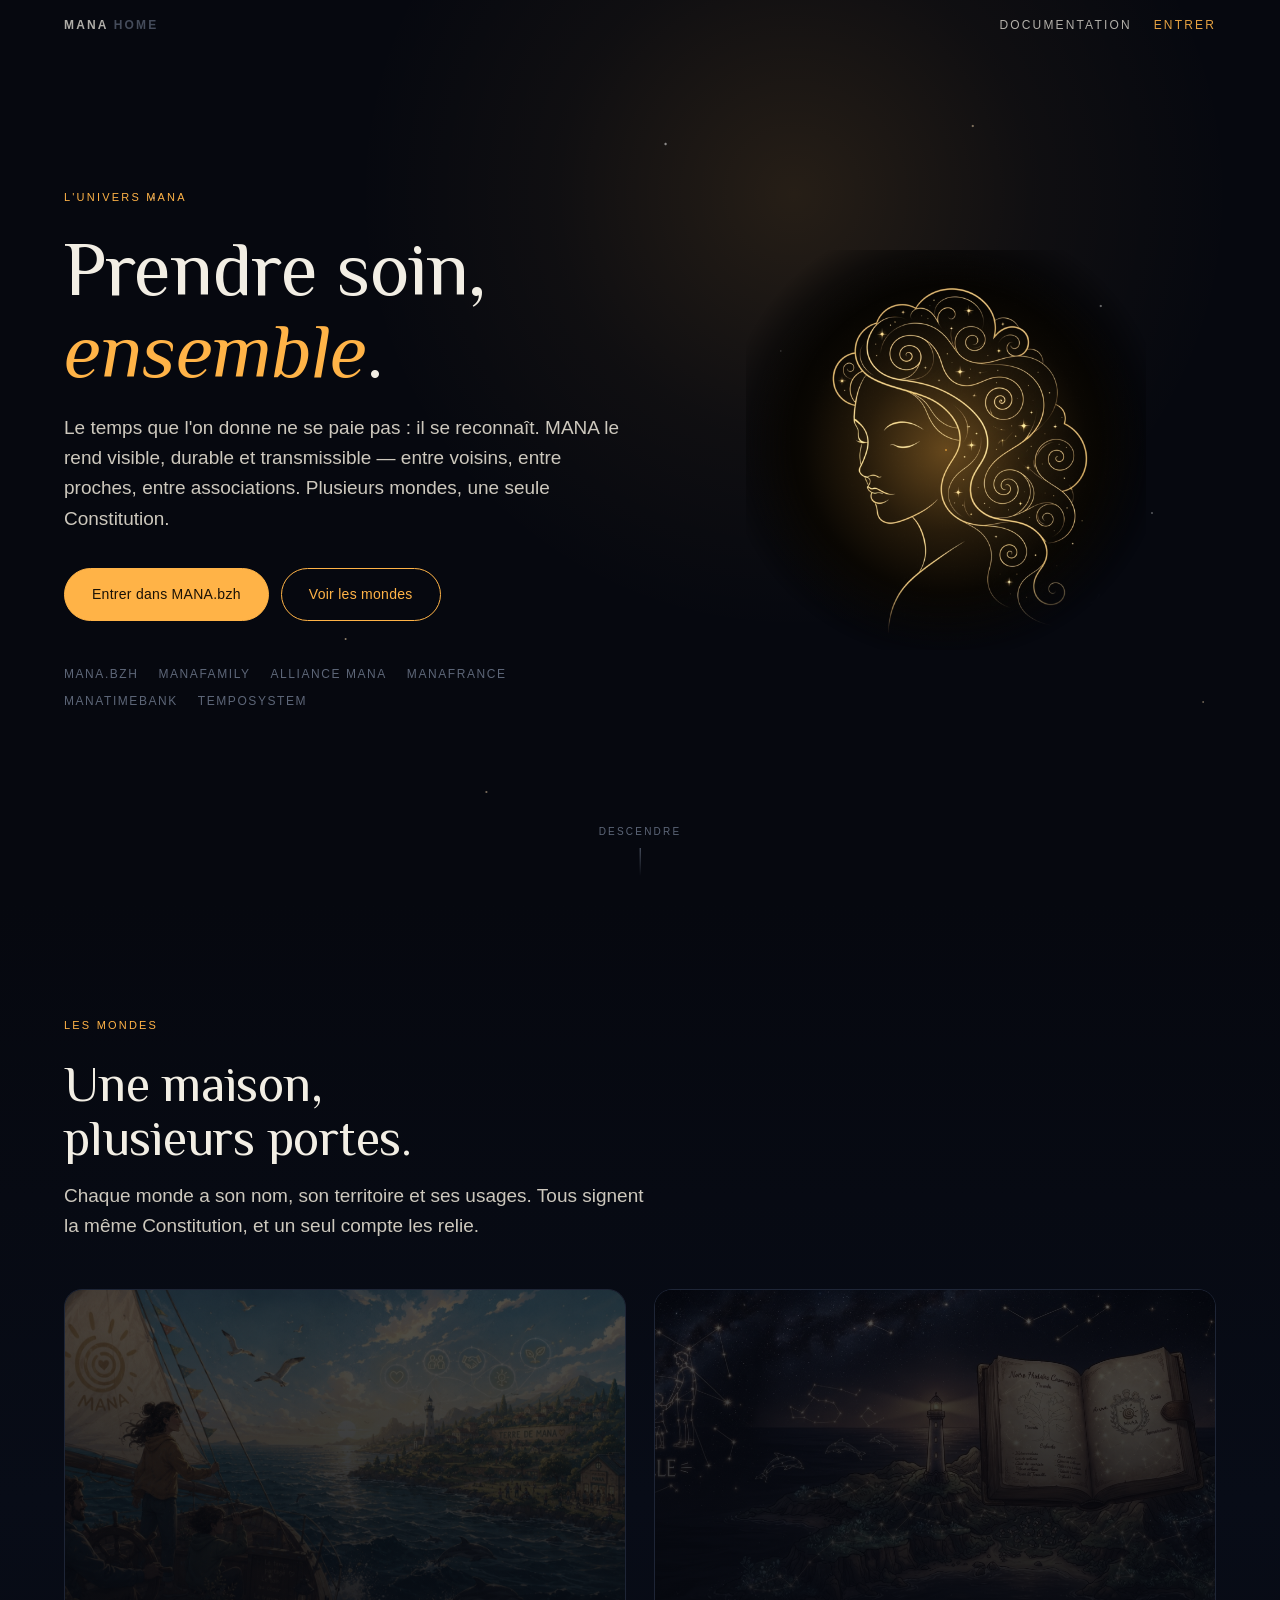
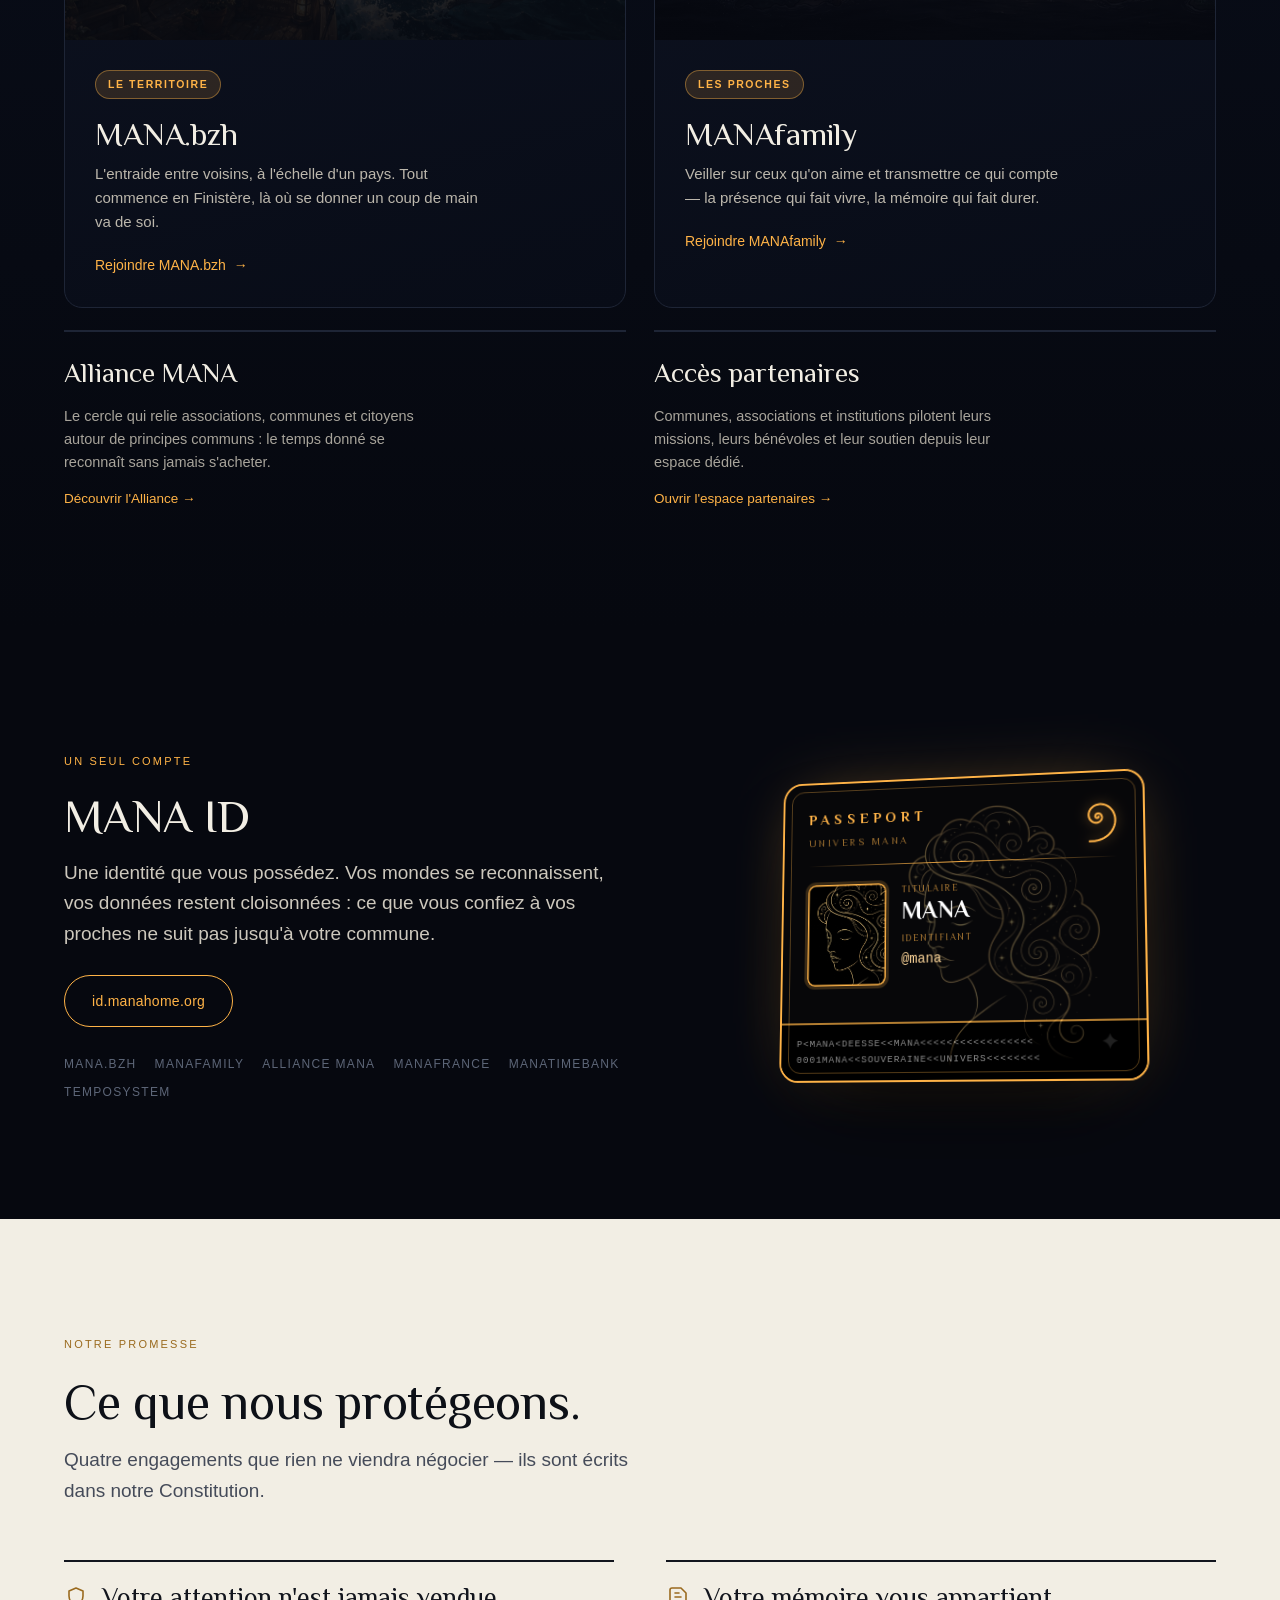
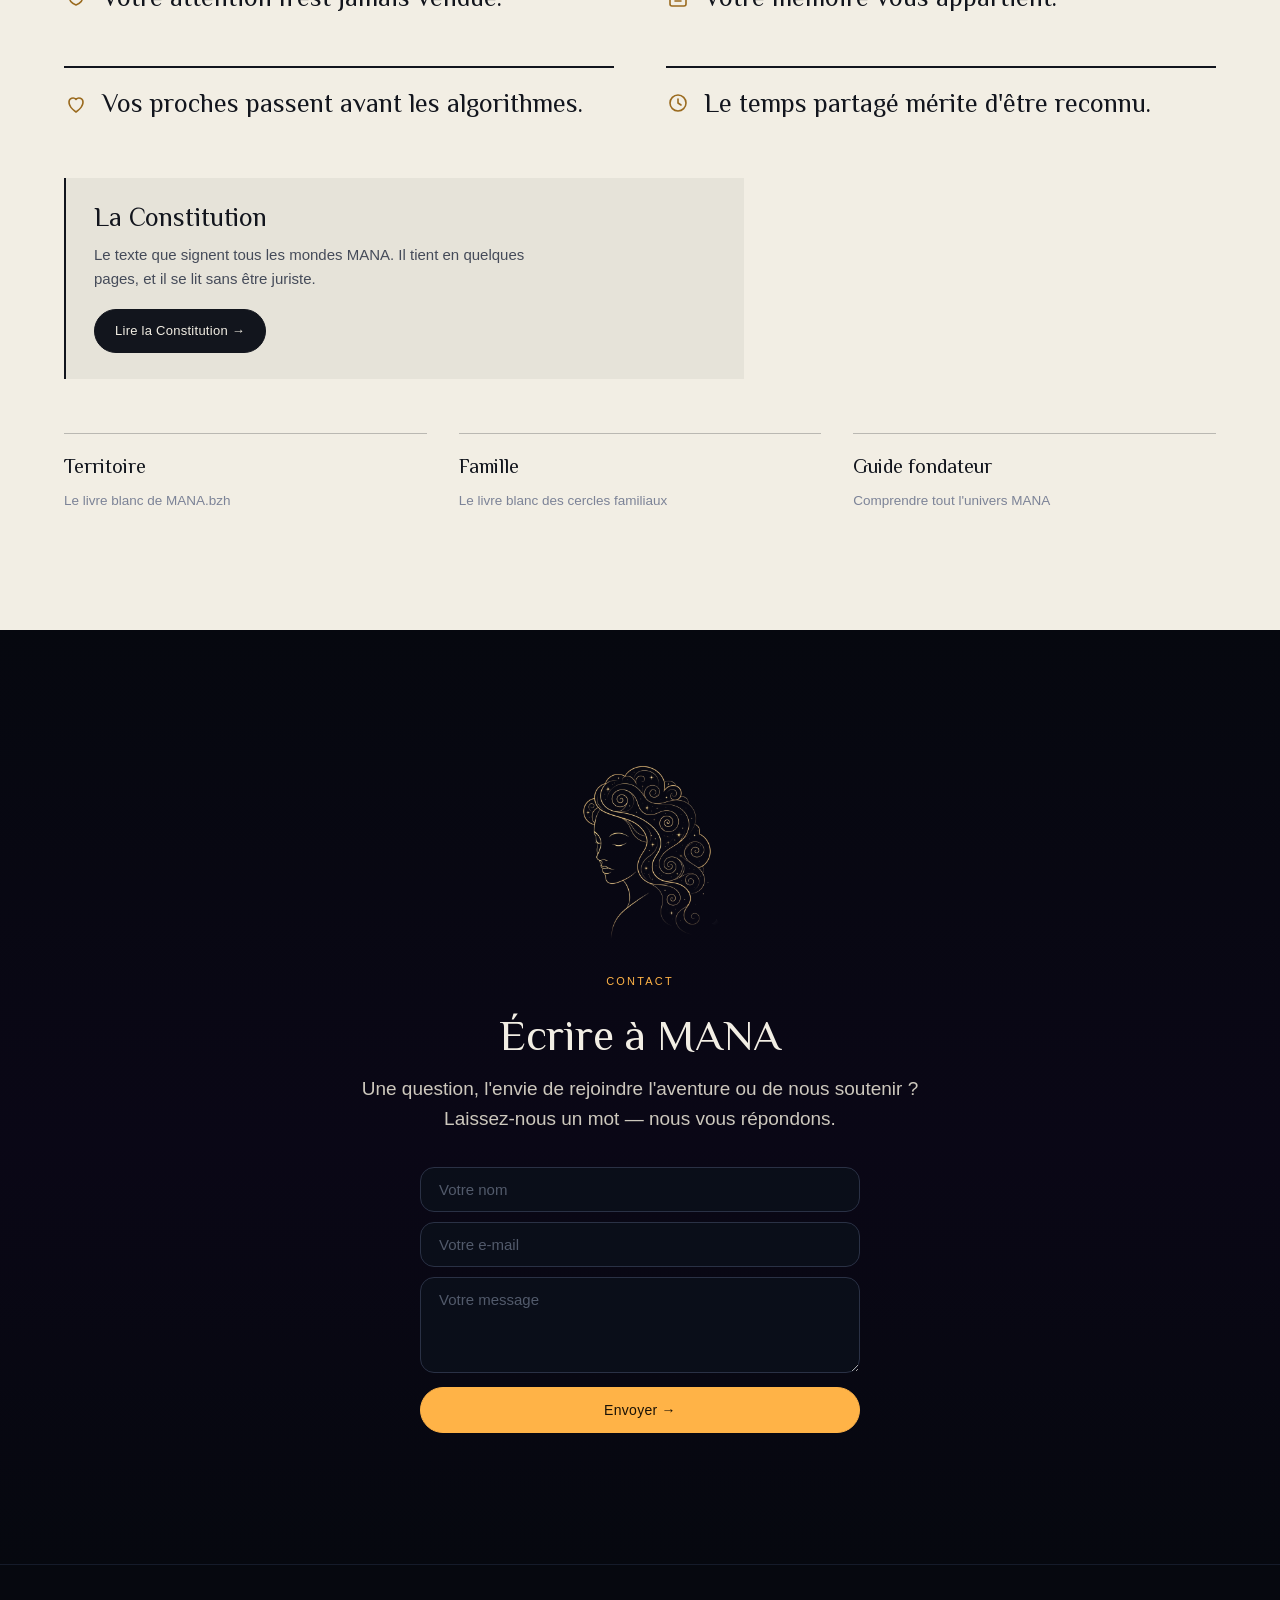
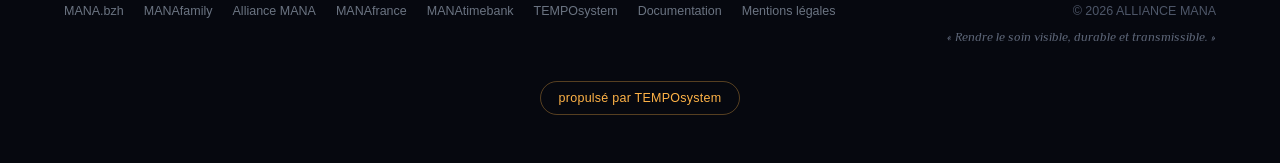
<file: index.html>
<!doctype html>
<html lang="fr">
<head>
<meta charset="UTF-8">
<meta name="viewport" content="width=device-width, initial-scale=1.0">
<title>MANA — Prendre soin, ensemble · MANA.bzh &amp; MANAfamily</title>
<link rel="icon" type="image/png" href="/favicon.png">
<link rel="apple-touch-icon" href="/icon-192.png">
<!-- PWA : installable + mode standalone -->
<link rel="manifest" href="/manifest.webmanifest">
<meta name="theme-color" content="#06080f">
<meta name="mobile-web-app-capable" content="yes">
<meta name="apple-mobile-web-app-capable" content="yes">
<meta name="apple-mobile-web-app-status-bar-style" content="black-translucent">
<meta name="apple-mobile-web-app-title" content="MANAHOME">
<meta name="description" content="MANA rend le soin visible, durable et transmissible. MANA.bzh pour l'entraide entre voisins en Bretagne, MANAfamily pour veiller sur ses proches — et tout l'univers MANA : Alliance MANA, MANA France, ManaTimeBank, TEMPOsystem.">
<meta property="og:title" content="MANA — Prendre soin, ensemble · MANA.bzh & MANAfamily">
<meta property="og:description" content="L'univers du soin partagé : MANA.bzh (entraide entre voisins en Bretagne), MANAfamily (veiller sur ses proches), Alliance MANA, MANA France, ManaTimeBank et TEMPOsystem.">
<meta property="og:type" content="website">
<meta property="og:site_name" content="MANA">
<meta property="og:locale" content="fr_FR">
<meta property="og:url" content="https://manahome.org/">
<meta property="og:image" content="https://manahome.org/og.jpg">
<meta property="og:image:width" content="1200">
<meta property="og:image:height" content="630">
<meta property="og:image:alt" content="Une famille sur un voilier MANA vogue vers la Terre de MANA, au soleil couchant.">
<meta property="og:image:type" content="image/jpeg">
<link rel="canonical" href="https://manahome.org/">
<script type="application/ld+json">
{
  "@context": "https://schema.org",
  "@graph": [
    {
      "@type": "Organization",
      "@id": "https://manahome.org/#organization",
      "name": "MANA",
      "alternateName": "Univers MANA",
      "url": "https://manahome.org",
      "sameAs": ["https://www.wikidata.org/wiki/Q140514880"],
      "logo": { "@type": "ImageObject", "url": "https://manahome.org/Logo_MANA_Symbol_logo.png" },
      "description": "L'univers MANA : rendre le soin visible, durable et transmissible. Une famille de mondes citoyens sous une même Constitution.",
      "subOrganization": [
        { "@type": "Organization", "name": "MANA France", "url": "https://manafrance.org" },
        { "@type": "Organization", "name": "MANA Bretagne", "url": "https://mana.bzh" },
        { "@type": "Organization", "name": "Mana Family", "url": "https://manafamily.org" },
        { "@type": "Organization", "name": "TEMPOSYSTEM", "url": "https://temposystem.fr" },
        { "@type": "Organization", "name": "Mana Time Bank", "url": "https://manatimebank.org" },
        { "@type": "Organization", "name": "Alliance MANA", "url": "https://alliancemana.org" }
      ]
    },
    {
      "@type": "WebSite",
      "@id": "https://manahome.org/#website",
      "url": "https://manahome.org",
      "name": "MANA",
      "inLanguage": "fr-FR",
      "publisher": { "@id": "https://manahome.org/#organization" }
    }
  ]
}
</script>
<meta name="twitter:card" content="summary_large_image">
<meta name="twitter:title" content="MANA — Prendre soin, ensemble · MANA.bzh & MANAfamily">
<meta name="twitter:description" content="L'univers du soin partagé : MANA.bzh, MANAfamily, Alliance MANA, MANA France, ManaTimeBank, TEMPOsystem.">
<meta name="twitter:image" content="https://manahome.org/og.jpg">
<!-- Philosopher auto-hébergée : aucune requête vers Google Fonts
     (souveraineté + l'IP du visiteur ne part pas chez un tiers). -->
<link rel="preload" href="/fonts/philosopher-latin-400.woff2" as="font" type="font/woff2" crossorigin>
<style>
  @font-face { font-family:'Philosopher'; font-style:normal; font-weight:400; font-display:swap;
    src:url('/fonts/philosopher-latin-400.woff2') format('woff2');
    unicode-range:U+0000-00FF, U+0131, U+0152-0153, U+02BB-02BC, U+02C6, U+02DA, U+02DC, U+2000-206F, U+2074, U+20AC, U+2122, U+2191, U+2193, U+2212, U+2215, U+FEFF, U+FFFD; }
  @font-face { font-family:'Philosopher'; font-style:normal; font-weight:700; font-display:swap;
    src:url('/fonts/philosopher-latin-700.woff2') format('woff2');
    unicode-range:U+0000-00FF, U+0131, U+0152-0153, U+02BB-02BC, U+02C6, U+02DA, U+02DC, U+2000-206F, U+2074, U+20AC, U+2122, U+2191, U+2193, U+2212, U+2215, U+FEFF, U+FFFD; }
  @font-face { font-family:'Philosopher'; font-style:italic; font-weight:400; font-display:swap;
    src:url('/fonts/philosopher-latin-400-italic.woff2') format('woff2');
    unicode-range:U+0000-00FF, U+0131, U+0152-0153, U+02BB-02BC, U+02C6, U+02DA, U+02DC, U+2000-206F, U+2074, U+20AC, U+2122, U+2191, U+2193, U+2212, U+2215, U+FEFF, U+FFFD; }
  @font-face { font-family:'Philosopher'; font-style:italic; font-weight:700; font-display:swap;
    src:url('/fonts/philosopher-latin-700-italic.woff2') format('woff2');
    unicode-range:U+0000-00FF, U+0131, U+0152-0153, U+02BB-02BC, U+02C6, U+02DA, U+02DC, U+2000-206F, U+2074, U+20AC, U+2122, U+2191, U+2193, U+2212, U+2215, U+FEFF, U+FFFD; }
</style>
<style>
  /* ═══════════════════════════════════════════════════════════════════
     MANA HOME — grammaire visuelle de mana.bzh (nuit + ambre).
     Une seule nuit continue, une seule section claire pour la respiration,
     Philosopher pour les titres, sans-serif système pour le texte.
     ═══════════════════════════════════════════════════════════════════ */
  :root{
    color-scheme: dark;
    --du:#06080f; --du-2:#0b0f1c; --du-3:#0a0e19;
    --gwenn:#f2eee4; --gwenn-dim:#a8a49b;
    --mana:#ffb347; --mana-hot:#ffd79a; --mana-deep:#c9761a;
    --granit:#5d6678; --filet:#1e2536;
    --display:'Philosopher','Iowan Old Style','Palatino Linotype',Georgia,serif;
    --sans:-apple-system,BlinkMacSystemFont,'SF Pro Text','SF Pro Display','Helvetica Neue',Segoe UI,Roboto,sans-serif;
    --mono:ui-monospace,'SF Mono',SFMono-Regular,Menlo,Consolas,monospace;
    --pad:clamp(20px,5vw,64px);
  }
  *{box-sizing:border-box;margin:0;padding:0}
  html{scroll-behavior:smooth;-webkit-text-size-adjust:100%}
  body{background:var(--du);color:var(--gwenn);font-family:var(--sans);font-weight:300;
    font-size:16px;line-height:1.6;overflow-x:hidden;-webkit-font-smoothing:antialiased}
  img{max-width:100%}
  a{color:inherit}
  ::selection{background:var(--mana);color:var(--du)}
  h1,h2,h3,h4{font-family:var(--display);font-weight:400;line-height:1.08;letter-spacing:-.005em}

  section{position:relative;padding:clamp(80px,13vh,146px) var(--pad)}
  .wrap{max-width:1180px;margin:0 auto}
  .narrow{max-width:660px}
  .eyebrow{font-size:11px;letter-spacing:.2em;text-transform:uppercase;color:var(--mana);
    font-weight:500;margin-bottom:22px}
  .lead{font-size:clamp(16.5px,2vw,19px);color:#cdc8bd;max-width:56ch}
  .dim{color:var(--gwenn-dim)}

  /* ═══ boutons ═══ */
  .btn{display:inline-flex;align-items:center;gap:10px;font-family:var(--sans);font-size:14px;
    font-weight:500;letter-spacing:.02em;padding:14px 27px;border-radius:100px;
    border:1px solid var(--mana);background:var(--mana);color:#1a1206;text-decoration:none;
    cursor:pointer;transition:transform .2s,box-shadow .3s}
  .btn:hover{transform:translateY(-2px);box-shadow:0 10px 34px -8px rgba(255,179,71,.5)}
  .btn.ghost{background:transparent;color:var(--mana)}
  .btn.ghost:hover{background:rgba(255,179,71,.09);box-shadow:none}
  .btn.small{padding:11px 20px;font-size:13px}
  .btn-row{display:flex;gap:12px;flex-wrap:wrap}

  /* ═══ barre du haut — fine, discrète, comme mana.bzh ═══ */
  .brand{position:fixed;top:0;left:0;right:0;z-index:40;display:flex;
    justify-content:space-between;align-items:center;gap:14px;padding:16px var(--pad);
    font-size:12px;letter-spacing:.18em;text-transform:uppercase;pointer-events:none;
    transition:background .35s ease,box-shadow .35s ease}
  /* dès qu'on quitte le seuil, la barre se pose sur un verre nocturne :
     sans lui, elle devient illisible au passage de la section claire (#promesse) */
  .brand.posee{background:rgba(6,8,15,.82);-webkit-backdrop-filter:blur(12px);
    backdrop-filter:blur(12px);box-shadow:0 1px 0 rgba(255,255,255,.06)}
  .brand>*{pointer-events:auto}
  .brand a{color:var(--gwenn);text-decoration:none;opacity:.72;transition:opacity .2s;
    /* zone tactile confortable sans changer l'aspect : le padding agrandit
       la cible, la marge négative annule l'effet sur la mise en page */
    padding:12px 6px;margin:-12px -6px}
  .brand a:hover{opacity:1}
  .brand .mark{font-weight:600}
  .brand .mark .dim{color:var(--granit)}
  .brand .right{display:flex;align-items:center;gap:clamp(12px,3vw,22px)}
  .brand .right .enter{color:var(--mana);opacity:.9}
  @media(max-width:560px){.brand .doc{display:none}}

  /* ═══ 1. SEUIL — MANA respire ═══ */
  #seuil{min-height:100svh;display:flex;align-items:center;overflow:hidden;
    padding-top:104px;padding-bottom:104px}
  /* lueur de fond, très basse, pour que la nuit ne soit jamais plate */
  #seuil::before{content:"";position:absolute;inset:-34% -10% auto 62%;transform:translateX(-50%);
    width:min(1000px,150vw);aspect-ratio:1;border-radius:50%;pointer-events:none;z-index:0;
    background:radial-gradient(circle,rgba(255,179,71,.13) 0%,rgba(255,179,71,.04) 34%,transparent 62%)}
  /* poussière d'étoiles — deux couches qui scintillent en contretemps */
  .etoiles{position:absolute;inset:0;z-index:1;pointer-events:none}
  .etoiles i{position:absolute;inset:0;display:block;
    background-repeat:no-repeat;animation:scintille 7s ease-in-out infinite}
  .etoiles .c1{
    background-image:
      radial-gradient(1.6px 1.6px at 12% 22%,rgba(255,255,255,.85),transparent),
      radial-gradient(1.4px 1.4px at 27% 71%,rgba(255,224,180,.8),transparent),
      radial-gradient(1.8px 1.8px at 52% 16%,rgba(255,255,255,.7),transparent),
      radial-gradient(1.3px 1.3px at 68% 62%,rgba(255,224,180,.75),transparent),
      radial-gradient(1.6px 1.6px at 86% 34%,rgba(255,255,255,.8),transparent),
      radial-gradient(1.4px 1.4px at 94% 78%,rgba(255,224,180,.6),transparent)}
  .etoiles .c2{animation-delay:3.5s;
    background-image:
      radial-gradient(1.2px 1.2px at 19% 48%,rgba(255,255,255,.6),transparent),
      radial-gradient(1.5px 1.5px at 38% 88%,rgba(255,224,180,.65),transparent),
      radial-gradient(1.1px 1.1px at 61% 39%,rgba(255,255,255,.55),transparent),
      radial-gradient(1.6px 1.6px at 76% 14%,rgba(255,224,180,.7),transparent),
      radial-gradient(1.2px 1.2px at 90% 57%,rgba(255,255,255,.6),transparent)}
  @keyframes scintille{0%,100%{opacity:.28}50%{opacity:1}}

  #seuil .wrap{position:relative;z-index:3;width:100%}
  .seuil-grid{display:grid;gap:clamp(28px,4vw,64px);align-items:center}
  @media(min-width:940px){.seuil-grid{grid-template-columns:1.02fr .98fr}}
  #seuil h1{font-size:clamp(38px,7.4vw,76px);margin-bottom:20px;max-width:15ch}
  #seuil h1 em{font-style:italic;color:var(--mana)}
  #seuil .lead{margin-bottom:34px}
  .seuil-mondes{display:flex;flex-wrap:wrap;gap:8px 20px;margin-top:44px;
    font-size:12px;letter-spacing:.13em;text-transform:uppercase;color:var(--granit)}

  /* ── MANA, son aura et ses anneaux ── */
  /* 34vw, pas une largeur fixe : les `fr` de la grille ne peuvent pas réduire
     une colonne sous la taille de son contenu. À 470 px fixes, MANA occupait
     55 % de la grille dès 940 px et étranglait le texte — « Prendre soin, » se
     coupait après « Prendre ». Le plafond 470 px reprend la main dès 1382 px. */
  .deesse-stage{position:relative;aspect-ratio:1;width:min(470px,34vw);
    margin:0 auto;display:grid;place-items:center}
  @media(max-width:939px){
    .deesse-stage{order:-1;width:min(310px,64vw);margin-bottom:-14px}
  }
  .aura{position:absolute;inset:2%;border-radius:50%;pointer-events:none;
    background:radial-gradient(circle,rgba(255,179,71,.40) 0%,rgba(255,179,71,.15) 28%,rgba(255,179,71,.04) 48%,transparent 68%);
    animation:aura-souffle 7s ease-in-out infinite}
  @keyframes aura-souffle{
    0%,100%{transform:scale(.92);opacity:.75}
    50%{transform:scale(1.07);opacity:1}}
  /* anneaux : la lumière s'échappe d'elle, lentement, en continu */
  .anneau{position:absolute;border:1px solid rgba(255,179,71,.32);border-radius:50%;
    pointer-events:none;animation:anneau-sort 10s linear infinite}
  .anneau.a2{animation-delay:3.33s}
  .anneau.a3{animation-delay:6.66s}
  @keyframes anneau-sort{
    0%{inset:42%;opacity:0}
    12%{opacity:.9}
    100%{inset:-4%;opacity:0}}
  /* screen : le noir du PNG s'efface, il ne reste que la lumière.
     Le masque radial fond les bords — le PNG n'a pas d'alpha, sans lui
     il resterait un rectangle net posé sur la nuit. Pas de drop-shadow
     pour la même raison (il suivrait le rectangle) : l'aura suffit. */
  .deesse{position:relative;z-index:2;width:92%;height:auto;mix-blend-mode:screen;
    -webkit-mask-image:radial-gradient(circle at 50% 47%,#000 52%,transparent 76%);
    mask-image:radial-gradient(circle at 50% 47%,#000 52%,transparent 76%);
    animation:deesse-souffle 7s ease-in-out infinite}
  @keyframes deesse-souffle{
    0%,100%{transform:translateY(5px) scale(.994)}
    50%{transform:translateY(-9px) scale(1.012)}}
  .scrollcue{position:absolute;bottom:24px;left:50%;transform:translateX(-50%);z-index:5;
    font-size:10px;letter-spacing:.22em;text-transform:uppercase;color:var(--granit);
    display:flex;flex-direction:column;align-items:center;gap:8px}
  .scrollcue i{display:block;width:1px;height:28px;background:linear-gradient(var(--granit),transparent)}
  @media(max-width:720px){.scrollcue{display:none}}

  /* ═══ 2. LES MONDES ═══ */
  #mondes{background:linear-gradient(180deg,var(--du),#080c17 45%,var(--du))}
  .portes{display:grid;gap:22px;margin-top:48px}
  @media(min-width:860px){.portes{grid-template-columns:1fr 1fr;gap:28px}}
  .porte{display:flex;flex-direction:column;border:1px solid var(--filet);border-radius:18px;
    overflow:hidden;background:linear-gradient(165deg,#0e1322,#080c17);text-decoration:none;
    color:inherit;transition:border-color .3s,transform .3s}
  .porte:hover{border-color:rgba(255,179,71,.42);transform:translateY(-3px)}
  .porte-vue{position:relative;aspect-ratio:16/10;overflow:hidden;background:#05070d}
  .porte-vue img{width:100%;height:100%;object-fit:cover;display:block;
    filter:brightness(.58) saturate(.62);transition:filter .6s ease,transform .6s ease}
  /* voile nocturne : fond les deux illustrations (l'une diurne, l'autre étoilée)
     dans la même nuit, et les allume au survol — le geste de mana.bzh */
  .porte-vue::after{content:"";position:absolute;inset:0;pointer-events:none;
    background:linear-gradient(180deg,rgba(6,8,15,.42),rgba(6,8,15,.86));
    transition:opacity .6s ease}
  .porte:hover .porte-vue img{filter:brightness(.95) saturate(.98);transform:scale(1.02)}
  .porte:hover .porte-vue::after{opacity:.45}
  .porte-txt{padding:clamp(22px,3vw,30px)}
  .porte-tag{display:inline-block;font-size:10.5px;letter-spacing:.15em;text-transform:uppercase;
    padding:5px 12px;border-radius:100px;margin-bottom:18px;font-weight:600;
    color:var(--mana);border:1px solid rgba(255,179,71,.4);background:rgba(255,179,71,.14)}
  .porte h3{font-size:clamp(24px,3.2vw,32px);margin-bottom:10px}
  .porte p{font-size:15px;color:#bcb7ac;max-width:46ch}
  .porte .go{display:inline-flex;align-items:center;gap:8px;margin-top:20px;
    font-size:14px;font-weight:500;color:var(--mana)}
  .porte:hover .go{gap:12px}
  .porte .go span{transition:margin .25s}

  /* portes secondaires — texte seul */
  .portes-plus{display:grid;gap:18px;margin-top:22px}
  @media(min-width:860px){.portes-plus{grid-template-columns:1fr 1fr;gap:28px}}
  .porte-mini{border-top:2px solid var(--filet);padding-top:20px;text-decoration:none;color:inherit;
    transition:border-color .3s}
  .porte-mini:hover{border-color:var(--mana)}
  .porte-mini b{display:block;font-family:var(--display);font-weight:400;
    font-size:clamp(21px,2.8vw,27px);margin-bottom:9px}
  .porte-mini p{font-size:14.5px;color:#a8a49b;max-width:44ch}
  .porte-mini .go{display:inline-block;margin-top:14px;font-size:13.5px;color:var(--mana)}

  /* ═══ 3. MANA ID ═══ */
  #mana-id{background:var(--du)}
  .id-grid{display:grid;gap:clamp(38px,6vw,72px);align-items:center;margin-top:8px}
  /* 940 px comme le seuil : les deux grilles basculent au même instant */
  @media(min-width:940px){.id-grid{grid-template-columns:1.05fr .95fr}}
  .id-txt h2{font-size:clamp(30px,4.6vw,46px);margin-bottom:16px}
  .id-txt .lead{margin-bottom:26px}
  .id-worlds{display:flex;flex-wrap:wrap;gap:8px 18px;margin-top:28px;
    font-size:12px;letter-spacing:.11em;text-transform:uppercase;color:var(--granit)}

  /* le passeport de la déesse MANA */
  .id-passport{--g:#ffb347;--g-hi:#ffd79a;width:min(372px,86vw);margin:0 auto;perspective:1500px}
  .idp-card{position:relative;border-radius:20px;overflow:hidden;border:2px solid var(--g);
    background:#0b0b0e;text-align:left;
    box-shadow:0 44px 90px -34px rgba(0,0,0,.95),0 0 66px -22px rgba(255,179,71,.42);
    transform:rotateX(8deg) rotateY(-11deg);transform-style:preserve-3d;
    animation:idp-float 8s ease-in-out infinite}
  @keyframes idp-float{
    0%,100%{transform:rotateX(8deg) rotateY(-11deg) translateY(0)}
    50%{transform:rotateX(6deg) rotateY(-7deg) translateY(-12px)}}
  .idp-liseret{position:absolute;inset:7px;border:1px solid rgba(255,179,71,.32);
    border-radius:13px;pointer-events:none;z-index:2}
  .idp-bg{position:absolute;inset:0;z-index:0;pointer-events:none;background:#000;
    background-image:url('/mana-deesse-640.png');background-repeat:no-repeat;
    background-position:right center;background-size:82%;opacity:.3;
    filter:brightness(1.4) saturate(1.05)}
  .idp-spiral{position:absolute;top:18px;right:18px;width:54px;height:54px;z-index:3;
    filter:drop-shadow(0 0 6px rgba(255,179,71,.5))}
  .idp-inner{position:relative;z-index:1;padding:26px 26px 18px}
  .idp-kicker{font-family:var(--display);font-weight:700;letter-spacing:.32em;text-transform:uppercase;
    font-size:.92rem;color:var(--g)}
  .idp-univers{font-family:var(--display);letter-spacing:.24em;text-transform:uppercase;
    font-size:.64rem;color:rgba(255,179,71,.6);margin-top:.25rem}
  .idp-rule{height:1px;margin-top:.95rem;background:linear-gradient(to right,transparent,var(--g),transparent)}
  .idp-body{display:flex;gap:16px;align-items:flex-start;margin-top:1.15rem}
  .idp-photo{width:82px;height:104px;border-radius:8px;overflow:hidden;flex:none;background:#05060a;
    box-shadow:inset 0 0 0 1.5px var(--g),0 0 0 3px rgba(255,179,71,.2)}
  .idp-holder{min-width:0;flex:1}
  .idp-l{font-family:var(--display);letter-spacing:.16em;text-transform:uppercase;font-size:.58rem;
    color:rgba(255,179,71,.66)}
  .idp-name{font-family:var(--display);font-weight:700;font-size:1.5rem;color:#fff;
    margin-top:.08rem;line-height:1.05}
  .idp-handle{font-family:var(--mono);font-size:.86rem;color:var(--g-hi);margin-top:.2rem}
  .idp-mrz{margin-top:1.2rem;background:#000;border-top:2px solid var(--g);padding:.75rem 1rem;
    font-family:var(--mono);font-size:.6rem;letter-spacing:.1em;
    color:rgba(255,255,255,.78);line-height:1.7;word-break:break-all}
  @media(prefers-reduced-motion:reduce){.idp-card{animation:none}}
  @media(max-width:520px){.idp-card{transform:none;animation:none}}

  /* ═══ 4. LA PROMESSE — l'unique respiration claire ═══ */
  #promesse{background:#f2eee4;color:#12151d}
  #promesse .eyebrow{color:#9a6a1e}
  #promesse h2{color:#0d1017;font-size:clamp(30px,5vw,50px);max-width:18ch}
  #promesse .lead{color:#454b59;margin-top:16px}
  .promesses{display:grid;gap:32px;margin-top:54px}
  @media(min-width:820px){.promesses{grid-template-columns:1fr 1fr;gap:clamp(30px,4vw,56px)}}
  .prom{border-top:2px solid #12151d;padding-top:20px;display:flex;gap:14px;align-items:flex-start}
  .prom svg{flex:none;width:24px;height:24px;stroke:#9a6a1e;stroke-width:1.6;fill:none;
    stroke-linecap:round;stroke-linejoin:round;margin-top:3px}
  .prom p{font-family:var(--display);font-size:clamp(20px,2.7vw,26px);line-height:1.25;color:#12151d}
  .charte{margin-top:58px;padding:26px 28px;background:rgba(18,21,29,.05);
    border-left:2px solid #12151d;max-width:680px}
  .charte h3{font-size:clamp(20px,2.7vw,26px);margin-bottom:10px}
  .charte p{font-size:15px;color:#454b59;margin-bottom:18px;max-width:52ch}
  .charte .btn{border-color:#12151d;background:#12151d;color:#f2eee4}
  .charte .btn:hover{box-shadow:0 10px 30px -10px rgba(18,21,29,.5)}
  .lire{display:grid;gap:26px;margin-top:54px}
  @media(min-width:760px){.lire{grid-template-columns:repeat(3,1fr);gap:32px}}
  .lire a{border-top:1px solid rgba(18,21,29,.25);padding-top:16px;text-decoration:none;color:inherit;
    transition:border-color .3s}
  .lire a:hover{border-color:#12151d}
  .lire b{display:block;font-family:var(--display);font-weight:400;font-size:20px;margin-bottom:5px}
  .lire span{font-size:13.5px;color:#7c8397}

  /* ═══ 5. CONTACT ═══ */
  #contact{background:linear-gradient(180deg,var(--du),#0a0716 55%,var(--du));text-align:center}
  #contact .wrap{max-width:640px}
  #contact h2{font-size:clamp(28px,4.4vw,44px);margin-bottom:14px}
  #contact .lead{margin:0 auto 32px;text-align:center}
  /* screen : le fond noir du PNG disparaît, seule la déesse d'or reste sur la nuit */
  .contact-deesse{display:block;width:200px;margin:0 auto 26px;mix-blend-mode:screen;
    -webkit-mask-image:radial-gradient(circle at 50% 42%,#000 55%,transparent 79%);
    mask-image:radial-gradient(circle at 50% 42%,#000 55%,transparent 79%)}
  .contact-form{display:flex;flex-direction:column;gap:10px;max-width:440px;margin:0 auto;text-align:left}
  .contact-form input,.contact-form textarea{width:100%;border:1px solid #2a3145;border-radius:14px;
    padding:13px 18px;font-size:15px;font-family:var(--sans);font-weight:300;
    color:var(--gwenn);background:var(--du-3);outline:none;transition:border-color .2s}
  .contact-form input::placeholder,.contact-form textarea::placeholder{color:#525a6b}
  .contact-form input:focus,.contact-form textarea:focus{border-color:var(--mana)}
  .contact-form textarea{resize:vertical}
  .contact-form .btn{margin-top:4px;justify-content:center}
  .contact-status{font-size:13.5px;margin-top:4px;color:var(--granit)}

  /* ═══ FOOTER ═══ */
  footer{padding:36px var(--pad) 48px;border-top:1px solid #151b2a}
  .foot-in{max-width:1180px;margin:0 auto;display:flex;justify-content:space-between;
    gap:22px;flex-wrap:wrap;font-size:12.5px;color:#4e5769}
  .foot-links{display:flex;flex-wrap:wrap;gap:24px 20px}
  .foot-links a{color:#6b7482;text-decoration:none;transition:color .2s;
    padding:12px 0;margin:-12px 0}
  .foot-links a:hover{color:var(--mana)}
  .foot-bas{display:flex;flex-direction:column;gap:6px;text-align:right}
  .foot-bas .devise{font-family:var(--display);font-style:italic;color:var(--granit)}
  @media(max-width:640px){.foot-bas{text-align:left}}
  .powered{display:flex;justify-content:center;margin-top:34px}
  .powered a{display:inline-flex;align-items:center;min-height:34px;padding:8px 18px;border-radius:999px;
    border:1px solid rgba(255,179,71,.32);color:var(--mana);text-decoration:none;font-size:12.5px;
    letter-spacing:.02em;line-height:1;transition:background .2s}
  .powered a:hover{background:rgba(255,179,71,.08)}

  /* ═══ entrée au scroll ═══ */
  .rv{opacity:0;transform:translateY(22px);
    transition:opacity .9s cubic-bezier(.16,1,.3,1),transform .9s cubic-bezier(.16,1,.3,1)}
  .rv.in{opacity:1;transform:none}
  @media(prefers-reduced-motion:reduce){
    *{animation:none!important;transition-duration:.01ms!important}
    .rv{opacity:1;transform:none}
  }
</style>
</head>
<body>

<div class="brand">
  <a href="/" class="mark">MANA <span class="dim">HOME</span></a>
  <div class="right">
    <a class="doc" href="documentation.html">Documentation</a>
    <a class="enter" href="https://mana.bzh">Entrer</a>
  </div>
</div>

<!-- ═══ 1 · SEUIL — ce qu'est MANA, en une phrase ═══ -->
<section id="seuil">
  <div class="etoiles" aria-hidden="true"><i class="c1"></i><i class="c2"></i></div>
  <div class="wrap seuil-grid">
    <div class="seuil-txt">
      <p class="eyebrow">L'univers MANA</p>
      <h1>Prendre soin,<br><em>ensemble</em>.</h1>
      <p class="lead">Le temps que l'on donne ne se paie pas&nbsp;: il se reconnaît. MANA le rend visible,
        durable et transmissible — entre voisins, entre proches, entre associations. Plusieurs mondes,
        une seule Constitution.</p>
      <div class="btn-row">
        <a class="btn" href="https://mana.bzh">Entrer dans MANA.bzh</a>
        <a class="btn ghost" href="#mondes">Voir les mondes</a>
      </div>
      <p class="seuil-mondes">
        <span>MANA.bzh</span><span>MANAfamily</span><span>Alliance MANA</span>
        <span>MANAfrance</span><span>MANAtimebank</span><span>TEMPOsystem</span>
      </p>
    </div>

    <figure class="deesse-stage" role="img" aria-label="MANA, veillant sur l'univers qui porte son nom">
      <span class="aura" aria-hidden="true"></span>
      <span class="anneau a1" aria-hidden="true"></span>
      <span class="anneau a2" aria-hidden="true"></span>
      <span class="anneau a3" aria-hidden="true"></span>
      <img class="deesse" src="mana-deesse-640.png" alt="" width="640" height="640" fetchpriority="high">
    </figure>
  </div>
  <div class="scrollcue"><span>Descendre</span><i></i></div>
</section>

<!-- ═══ 2 · LES MONDES ═══ -->
<section id="mondes">
  <div class="wrap">
    <div class="narrow rv">
      <p class="eyebrow">Les mondes</p>
      <h2 style="font-size:clamp(30px,5vw,50px);margin-bottom:16px">Une maison,<br>plusieurs portes.</h2>
      <p class="lead">Chaque monde a son nom, son territoire et ses usages. Tous signent la même
        Constitution, et un seul compte les relie.</p>
    </div>

    <div class="portes">
      <a class="porte rv" href="https://mana.bzh">
        <div class="porte-vue">
          <img src="hero-bzh.jpg" alt="Une famille sur un voilier MANA vogue vers la Terre de MANA — côte, phare, village et Maison Mana au soleil couchant." loading="lazy">
        </div>
        <div class="porte-txt">
          <span class="porte-tag">Le territoire</span>
          <h3>MANA.bzh</h3>
          <p>L'entraide entre voisins, à l'échelle d'un pays. Tout commence en Finistère, là où
            se donner un coup de main va de soi.</p>
          <span class="go">Rejoindre MANA.bzh <span>→</span></span>
        </div>
      </a>

      <a class="porte rv" href="https://manafamily.org">
        <div class="porte-vue">
          <img src="hero-family.jpg" alt="Un ciel étoilé où une constellation dessine une famille, au-dessus d'un livre ouvert « Notre histoire cosmique »." loading="lazy">
        </div>
        <div class="porte-txt">
          <span class="porte-tag">Les proches</span>
          <h3>MANAfamily</h3>
          <p>Veiller sur ceux qu'on aime et transmettre ce qui compte — la présence qui fait vivre,
            la mémoire qui fait durer.</p>
          <span class="go">Rejoindre MANAfamily <span>→</span></span>
        </div>
      </a>
    </div>

    <div class="portes-plus rv">
      <a class="porte-mini" href="https://alliancemana.org">
        <b>Alliance MANA</b>
        <p>Le cercle qui relie associations, communes et citoyens autour de principes communs&nbsp;:
          le temps donné se reconnaît sans jamais s'acheter.</p>
        <span class="go">Découvrir l'Alliance →</span>
      </a>
      <a class="porte-mini" href="https://pro.manafrance.org">
        <b>Accès partenaires</b>
        <p>Communes, associations et institutions pilotent leurs missions, leurs bénévoles et
          leur soutien depuis leur espace dédié.</p>
        <span class="go">Ouvrir l'espace partenaires →</span>
      </a>
    </div>
  </div>
</section>

<!-- ═══ 3 · MANA ID — un seul compte ═══ -->
<section id="mana-id">
  <div class="wrap">
    <div class="id-grid">
      <div class="id-txt rv">
        <p class="eyebrow">Un seul compte</p>
        <h2>MANA ID</h2>
        <p class="lead">Une identité que vous possédez. Vos mondes se reconnaissent, vos données
          restent cloisonnées&nbsp;: ce que vous confiez à vos proches ne suit pas jusqu'à votre commune.</p>
        <div class="btn-row">
          <a class="btn ghost" href="https://id.manahome.org">id.manahome.org</a>
        </div>
        <p class="id-worlds">
          <span>MANA.bzh</span><span>MANAfamily</span><span>Alliance MANA</span>
          <span>MANAfrance</span><span>MANAtimebank</span><span>TEMPOsystem</span>
        </p>
      </div>

      <div class="id-passport rv" role="img" aria-label="Passeport MANA — l'identité souveraine de la déesse MANA, titulaire n°0001">
        <div class="idp-card">
          <span class="idp-bg"></span>
          <span class="idp-liseret"></span>
          <svg class="idp-spiral" viewBox="-50 -50 100 100" fill="none" aria-hidden="true">
            <path d="M2.0,0.0L2.0,0.2L2.0,0.4L2.0,0.6L2.0,0.8L2.0,1.0L1.9,1.2L1.8,1.4L1.7,1.7L1.6,1.8L1.4,2.0L1.2,2.2L1.0,2.4L0.8,2.5L0.6,2.6L0.3,2.7L0.1,2.8L-0.2,2.9L-0.5,2.9L-0.8,2.9L-1.1,2.9L-1.4,2.8L-1.7,2.7L-2.0,2.6L-2.2,2.5L-2.5,2.3L-2.8,2.1L-3.0,1.8L-3.3,1.6L-3.5,1.3L-3.7,0.9L-3.8,0.6L-3.9,0.2L-4.0,-0.2L-4.1,-0.5L-4.1,-1.0L-4.1,-1.4L-4.0,-1.8L-3.9,-2.2L-3.7,-2.6L-3.5,-3.1L-3.3,-3.4L-3.0,-3.8L-2.7,-4.2L-2.3,-4.5L-1.9,-4.8L-1.5,-5.1L-1.0,-5.3L-0.5,-5.5L0.0,-5.7L0.6,-5.7L1.2,-5.8L1.8,-5.8L2.4,-5.7L3.0,-5.5L3.6,-5.3L4.1,-5.1L4.7,-4.8L5.3,-4.4L5.8,-3.9L6.3,-3.4L6.7,-2.9L7.1,-2.3L7.4,-1.6L7.7,-0.9L7.9,-0.2L8.1,0.6L8.2,1.4L8.2,2.2L8.1,3.1L7.9,3.9L7.6,4.8L7.3,5.6L6.9,6.4L6.4,7.2L5.8,7.9L5.1,8.6L4.3,9.3L3.5,9.9L2.6,10.4L1.6,10.8L0.6,11.1L-0.5,11.4L-1.6,11.5L-2.8,11.5L-4.0,11.4L-5.2,11.2L-6.4,10.9L-7.5,10.5L-8.7,9.9L-9.8,9.2L-10.9,8.4L-11.9,7.5L-12.8,6.4L-13.7,5.3L-14.4,4.0L-15.1,2.7L-15.6,1.2L-16.0,-0.3L-16.2,-1.8L-16.3,-3.5L-16.2,-5.1L-16.0,-6.8L-15.6,-8.5L-15.0,-10.2L-14.3,-11.8L-13.3,-13.4L-12.3,-14.9L-11.0,-16.4L-9.6,-17.7L-8.0,-19.0L-6.2,-20.1L-4.4,-21.0L-2.4,-21.8L-0.3,-22.4L1.9,-22.8L4.2,-23.0L6.5,-23.0L8.9,-22.7L11.3,-22.2L13.6,-21.5L16.0,-20.5L18.3,-19.3L20.5,-17.8L22.5,-16.1L24.5,-14.1L26.3,-12.0L27.9,-9.6L29.3,-7.0L30.5,-4.2L31.4,-1.3L32.1,1.7L32.4,4.9L32.5,8.2L32.2,11.5L31.6,14.9L30.7,18.2L29.4,21.6L27.8,24.8L25.8,28.0L23.5,31.0L20.9,33.8L17.9,36.4L14.6,38.8L11.0,40.9L7.2,42.6L3.1,44.0L-1.1,45.1L-5.6,45.7L-10.2,45.9L-14.9,45.7" stroke="#ffb347" stroke-width="2" stroke-linecap="round" vector-effect="non-scaling-stroke"/>
          </svg>
          <div class="idp-inner">
            <p class="idp-kicker">Passeport</p>
            <p class="idp-univers">Univers MANA</p>
            <div class="idp-rule"></div>
            <div class="idp-body">
              <span class="idp-photo" role="img" aria-label="Portrait de MANA" style="background-image:url('/mana-deesse-640.png');background-size:200%;background-position:31% 40%;background-repeat:no-repeat"></span>
              <div class="idp-holder">
                <p class="idp-l">Titulaire</p>
                <p class="idp-name">MANA</p>
                <p class="idp-l" style="margin-top:.55rem">Identifiant</p>
                <p class="idp-handle">@mana</p>
              </div>
            </div>
          </div>
          <div class="idp-mrz">
            P&lt;MANA&lt;DEESSE&lt;&lt;MANA&lt;&lt;&lt;&lt;&lt;&lt;&lt;&lt;&lt;&lt;&lt;&lt;&lt;&lt;&lt;&lt;&lt;<br>
            0001MANA&lt;&lt;SOUVERAINE&lt;&lt;UNIVERS&lt;&lt;&lt;&lt;&lt;&lt;&lt;&lt;
          </div>
        </div>
      </div>
    </div>
  </div>
</section>

<!-- ═══ 4 · LA PROMESSE — la seule respiration claire ═══ -->
<section id="promesse">
  <div class="wrap">
    <div class="narrow rv">
      <p class="eyebrow">Notre promesse</p>
      <h2>Ce que nous protégeons.</h2>
      <p class="lead">Quatre engagements que rien ne viendra négocier — ils sont écrits dans
        notre Constitution.</p>
    </div>

    <div class="promesses rv">
      <div class="prom">
        <svg viewBox="0 0 24 24"><path d="M12 3l7 3v5c0 4.5-3 7.5-7 9-4-1.5-7-4.5-7-9V6l7-3z"/></svg>
        <p>Votre attention n'est jamais vendue.</p>
      </div>
      <div class="prom">
        <svg viewBox="0 0 24 24"><path d="M4 5a2 2 0 012-2h9l5 5v11a2 2 0 01-2 2H6a2 2 0 01-2-2z"/><path d="M9 8h4M9 12h6M9 16h6"/></svg>
        <p>Votre mémoire vous appartient.</p>
      </div>
      <div class="prom">
        <svg viewBox="0 0 24 24"><path d="M12 21s-7-4.5-7-10a4 4 0 017-2.6A4 4 0 0119 11c0 5.5-7 10-7 10z"/></svg>
        <p>Vos proches passent avant les algorithmes.</p>
      </div>
      <div class="prom">
        <svg viewBox="0 0 24 24"><circle cx="12" cy="12" r="8"/><path d="M12 8v4l3 2"/></svg>
        <p>Le temps partagé mérite d'être reconnu.</p>
      </div>
    </div>

    <div class="charte rv">
      <h3>La Constitution</h3>
      <p>Le texte que signent tous les mondes MANA. Il tient en quelques pages, et il se lit
        sans être juriste.</p>
      <a class="btn small" href="https://constitution.manahome.org">Lire la Constitution →</a>
    </div>

    <div class="lire rv">
      <a href="https://www.mana.bzh/livre-blanc"><b>Territoire</b><span>Le livre blanc de MANA.bzh</span></a>
      <a href="https://manafamily.org/livre-blanc.html"><b>Famille</b><span>Le livre blanc des cercles familiaux</span></a>
      <a href="guide-fondateur.html"><b>Guide fondateur</b><span>Comprendre tout l'univers MANA</span></a>
    </div>
  </div>
</section>

<!-- ═══ 5 · CONTACT ═══ -->
<section id="contact">
  <div class="wrap rv">
    <img class="contact-deesse" src="mana-deesse-640.png" alt="" loading="lazy" aria-hidden="true">
    <p class="eyebrow">Contact</p>
    <h2>Écrire à MANA</h2>
    <p class="lead">Une question, l'envie de rejoindre l'aventure ou de nous soutenir&nbsp;?
      Laissez-nous un mot — nous vous répondons.</p>
    <form class="contact-form" id="mana-contact">
      <input type="hidden" name="access_key" value="6b87a2f3-2183-40e6-befe-23fd66944144">
      <input type="hidden" name="subject" value="Message via manahome.org">
      <input type="hidden" name="from_name" value="Contact manahome.org">
      <input type="checkbox" name="botcheck" style="display:none" tabindex="-1" autocomplete="off">
      <input name="name" required placeholder="Votre nom">
      <input name="email" type="email" required placeholder="Votre e-mail">
      <textarea name="message" required rows="4" placeholder="Votre message"></textarea>
      <button type="submit" class="btn">Envoyer →</button>
      <p class="contact-status" id="contact-status" role="status" aria-live="polite"></p>
    </form>
  </div>
</section>

<footer>
  <div class="foot-in">
    <nav class="foot-links" aria-label="L'univers MANA">
      <a href="https://mana.bzh">MANA.bzh</a>
      <a href="https://manafamily.org">MANAfamily</a>
      <a href="https://alliancemana.org">Alliance MANA</a>
      <a href="https://manafrance.org">MANAfrance</a>
      <a href="https://manatimebank.org">MANAtimebank</a>
      <a href="https://temposystem.fr">TEMPOsystem</a>
      <a href="documentation.html">Documentation</a>
      <a href="mentions.html">Mentions légales</a>
    </nav>
    <div class="foot-bas">
      <span>© 2026 ALLIANCE MANA</span>
      <span class="devise">« Rendre le soin visible, durable et transmissible. »</span>
    </div>
  </div>
  <div class="powered">
    <a href="https://temposystem.eu" target="_blank" rel="noopener noreferrer">propulsé par TEMPOsystem</a>
  </div>
</footer>

<script>
/* la barre du haut se pose sur un verre nocturne dès qu'on quitte le seuil */
(function(){
  var b=document.querySelector('.brand'); if(!b) return;
  var maj=function(){ b.classList.toggle('posee', window.scrollY>40); };
  maj(); addEventListener('scroll', maj, {passive:true});
})();

/* entrée douce des blocs au scroll */
(function(){
  if (matchMedia('(prefers-reduced-motion: reduce)').matches) return;
  var els = document.querySelectorAll('.rv');
  if (!els.length || !('IntersectionObserver' in window)){
    els.forEach(function(el){ el.classList.add('in'); }); return;
  }
  var io = new IntersectionObserver(function(entries){
    entries.forEach(function(e){ if (e.isIntersecting){ e.target.classList.add('in'); io.unobserve(e.target); } });
  }, { rootMargin: '0px 0px -10% 0px', threshold: 0.08 });
  els.forEach(function(el){ io.observe(el); });
})();

/* formulaire de contact — Web3Forms → contact@manahome.org */
(function(){
  var f=document.getElementById('mana-contact'); if(!f) return;
  var s=document.getElementById('contact-status');
  f.addEventListener('submit', async function(e){
    e.preventDefault();
    var btn=f.querySelector('button[type="submit"]');
    s.style.color='#a8a49b'; s.textContent='Envoi…'; btn.disabled=true;
    try{
      var data=Object.fromEntries(new FormData(f).entries());
      var res=await fetch('https://api.web3forms.com/submit',{method:'POST',
        headers:{'Content-Type':'application/json',Accept:'application/json'},
        body:JSON.stringify(data)});
      var r=await res.json();
      if(r.success){ s.style.color='#7fe0b2'; s.textContent='Merci ! Votre message est envoyé.'; f.reset(); }
      else { s.style.color='#ff9d9d'; s.textContent='Oups — une erreur est survenue, réessayez.'; }
    }catch(_){ s.style.color='#ff9d9d'; s.textContent='Oups — une erreur est survenue, réessayez.'; }
    finally{ btn.disabled=false; }
  });
})();
</script>
</body>
</html>
</file>
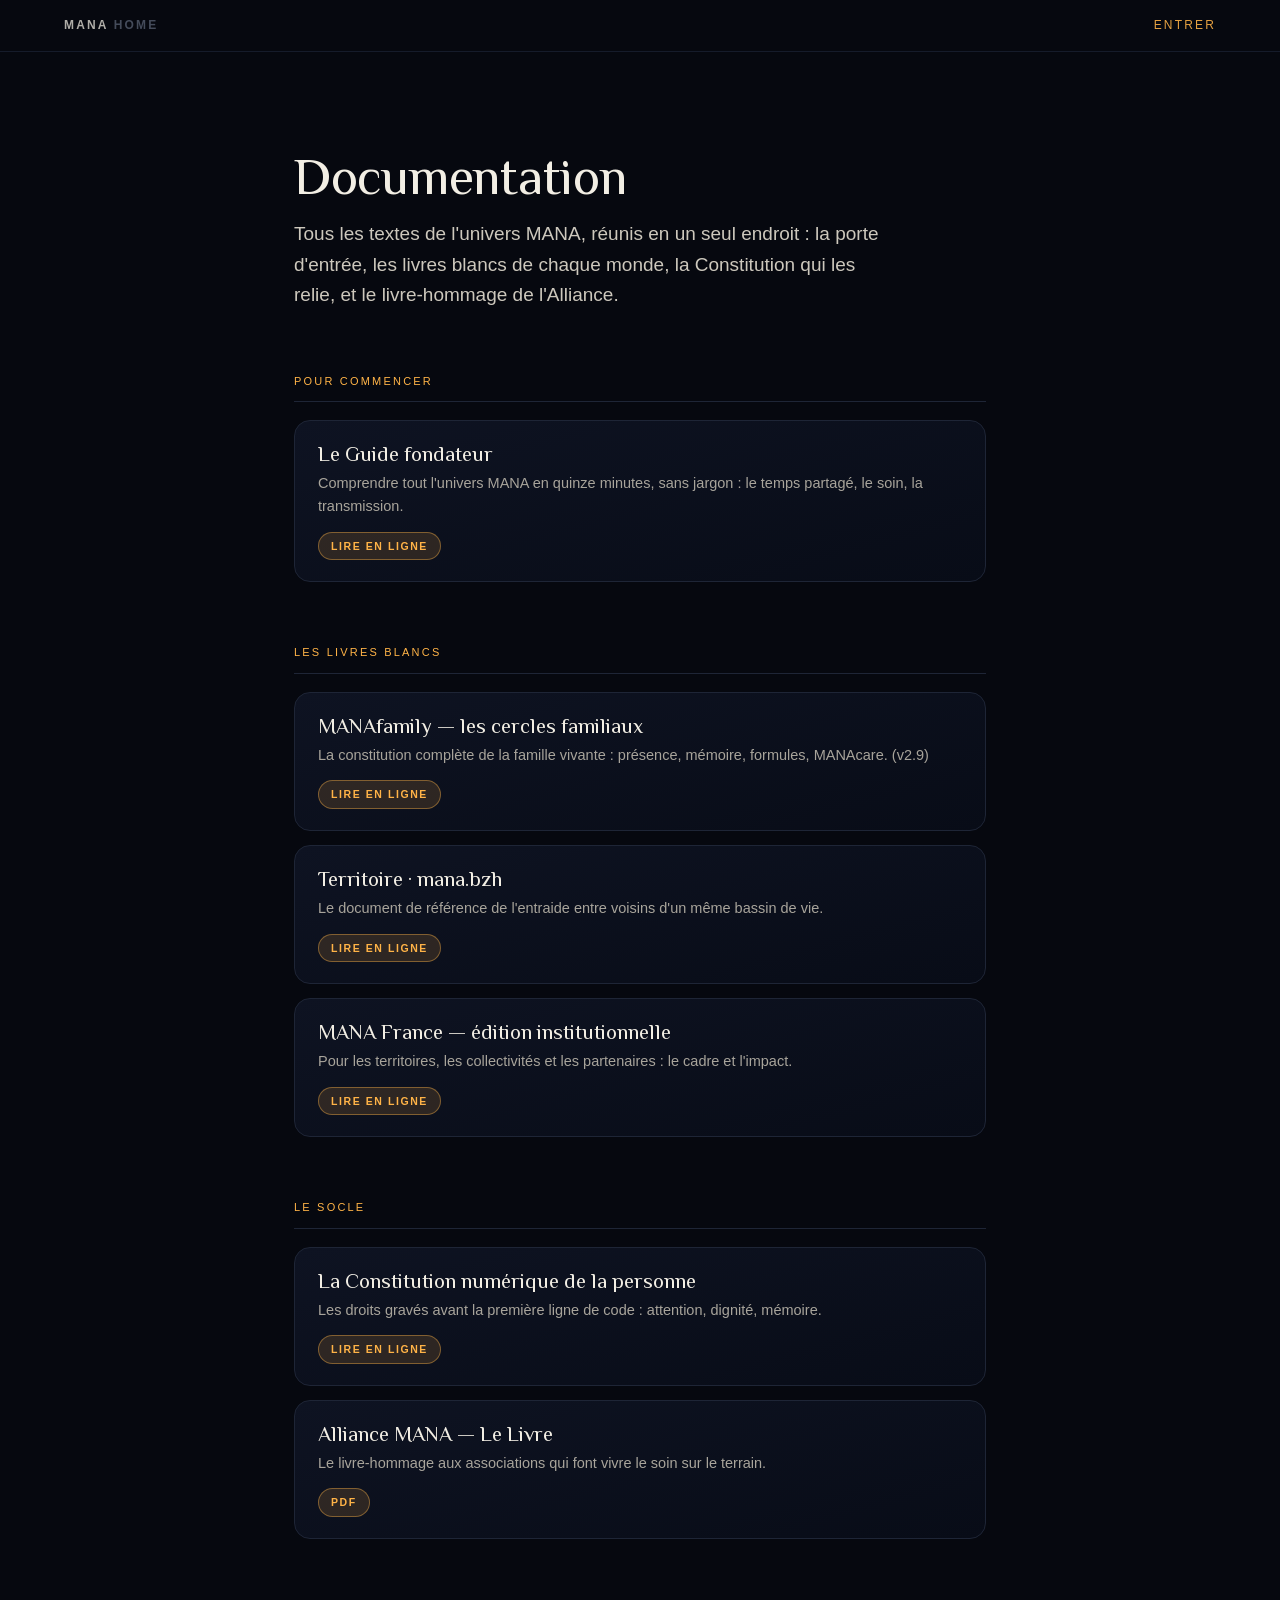
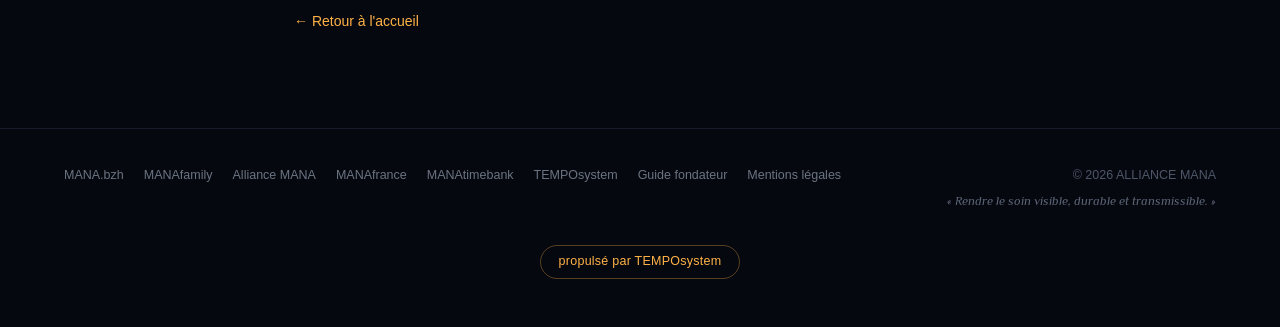
<file: documentation.html>
<!doctype html>
<html lang="fr">
<head>
<meta charset="UTF-8">
<meta name="viewport" content="width=device-width, initial-scale=1.0">
<title>Documentation — MANA</title>
<meta name="description" content="Tous les documents de l'univers MANA : le Guide fondateur, les livres blancs (MANAfamily, Territoire, MANA France), la Constitution numérique et le Livre de l'Alliance.">
<meta name="robots" content="index, follow">
<link rel="icon" type="image/png" href="/favicon.png">
<meta name="theme-color" content="#06080f">
<link rel="canonical" href="https://manahome.org/documentation.html">
<!-- Philosopher auto-hébergée : aucune requête vers Google Fonts
     (souveraineté + l'IP du visiteur ne part pas chez un tiers). -->
<link rel="preload" href="/fonts/philosopher-latin-400.woff2" as="font" type="font/woff2" crossorigin>
<style>
  @font-face { font-family:'Philosopher'; font-style:normal; font-weight:400; font-display:swap;
    src:url('/fonts/philosopher-latin-400.woff2') format('woff2');
    unicode-range:U+0000-00FF, U+0131, U+0152-0153, U+02BB-02BC, U+02C6, U+02DA, U+02DC, U+2000-206F, U+2074, U+20AC, U+2122, U+2191, U+2193, U+2212, U+2215, U+FEFF, U+FFFD; }
  @font-face { font-family:'Philosopher'; font-style:normal; font-weight:700; font-display:swap;
    src:url('/fonts/philosopher-latin-700.woff2') format('woff2');
    unicode-range:U+0000-00FF, U+0131, U+0152-0153, U+02BB-02BC, U+02C6, U+02DA, U+02DC, U+2000-206F, U+2074, U+20AC, U+2122, U+2191, U+2193, U+2212, U+2215, U+FEFF, U+FFFD; }
  @font-face { font-family:'Philosopher'; font-style:italic; font-weight:400; font-display:swap;
    src:url('/fonts/philosopher-latin-400-italic.woff2') format('woff2');
    unicode-range:U+0000-00FF, U+0131, U+0152-0153, U+02BB-02BC, U+02C6, U+02DA, U+02DC, U+2000-206F, U+2074, U+20AC, U+2122, U+2191, U+2193, U+2212, U+2215, U+FEFF, U+FFFD; }
  @font-face { font-family:'Philosopher'; font-style:italic; font-weight:700; font-display:swap;
    src:url('/fonts/philosopher-latin-700-italic.woff2') format('woff2');
    unicode-range:U+0000-00FF, U+0131, U+0152-0153, U+02BB-02BC, U+02C6, U+02DA, U+02DC, U+2000-206F, U+2074, U+20AC, U+2122, U+2191, U+2193, U+2212, U+2215, U+FEFF, U+FFFD; }
</style>
<style>
  /* Même grammaire que l'accueil : la nuit de mana.bzh, ambre, Philosopher
     pour les titres et sans-serif système pour le texte courant. */
  :root{
    color-scheme:dark;
    --du:#06080f; --du-3:#0a0e19;
    --gwenn:#f2eee4; --gwenn-dim:#a8a49b;
    --mana:#ffb347; --granit:#5d6678; --filet:#1e2536;
    --display:'Philosopher','Iowan Old Style','Palatino Linotype',Georgia,serif;
    --sans:-apple-system,BlinkMacSystemFont,'SF Pro Text','SF Pro Display','Helvetica Neue',Segoe UI,Roboto,sans-serif;
    --pad:clamp(20px,5vw,64px);
  }
  *{box-sizing:border-box;margin:0;padding:0}
  html{-webkit-text-size-adjust:100%}
  body{background:var(--du);color:var(--gwenn);font-family:var(--sans);font-weight:300;
    font-size:16px;line-height:1.6;-webkit-font-smoothing:antialiased}
  a{color:inherit}
  ::selection{background:var(--mana);color:var(--du)}
  h1{font-family:var(--display);font-weight:400;line-height:1.1;letter-spacing:-.005em}

  /* barre du haut — la même que l'accueil, posée sur un filet */
  .brand{display:flex;justify-content:space-between;align-items:center;gap:14px;
    padding:16px var(--pad);font-size:12px;letter-spacing:.18em;text-transform:uppercase;
    border-bottom:1px solid #151b2a}
  .brand a{color:var(--gwenn);text-decoration:none;opacity:.72;transition:opacity .2s;
    /* zone tactile confortable sans changer l'aspect : le padding agrandit
       la cible, la marge négative annule l'effet sur la mise en page */
    padding:12px 6px;margin:-12px -6px}
  .brand a:hover{opacity:1}
  .brand .mark{font-weight:600}
  .brand .mark .dim{color:var(--granit)}
  .brand .right{display:flex;align-items:center;gap:clamp(12px,3vw,22px)}
  .brand .right .enter{color:var(--mana);opacity:.9}

  main{max-width:820px;margin:0 auto;padding:clamp(56px,9vw,96px) var(--pad) 84px}
  h1{font-size:clamp(32px,5.6vw,52px);margin-bottom:14px}
  .intro{font-size:clamp(16.5px,2vw,19px);color:#cdc8bd;max-width:56ch;margin-bottom:12px}

  /* les intertitres reprennent l'eyebrow ambre de l'accueil */
  h2{font-family:var(--sans);font-size:11px;font-weight:500;letter-spacing:.2em;
    text-transform:uppercase;color:var(--mana);
    margin:clamp(44px,6vw,62px) 0 18px;padding-bottom:11px;border-bottom:1px solid var(--filet)}

  .docs{display:grid;grid-template-columns:1fr;gap:14px}
  .doc{display:block;border:1px solid var(--filet);border-radius:16px;
    background:linear-gradient(165deg,#0e1322,#080c17);padding:21px 23px;
    text-decoration:none;color:inherit;transition:border-color .3s,transform .3s}
  .doc:hover{border-color:rgba(255,179,71,.42);transform:translateY(-3px)}
  .doc b{display:block;font-family:var(--display);font-weight:400;font-size:21px;
    color:var(--gwenn);margin-bottom:6px;line-height:1.15}
  .doc span{display:block;color:#a8a49b;font-size:14.5px}
  .doc .fmt{display:inline-block;margin-top:13px;font-size:10.5px;letter-spacing:.15em;
    text-transform:uppercase;font-weight:600;color:var(--mana);
    border:1px solid rgba(255,179,71,.4);background:rgba(255,179,71,.14);
    border-radius:100px;padding:5px 12px}
  .doc-pair{display:grid;grid-template-columns:1fr 1fr;gap:14px}
  @media(max-width:560px){.doc-pair{grid-template-columns:1fr}}

  .back{display:inline-block;margin-top:clamp(44px,6vw,60px);color:var(--mana);
    text-decoration:none;font-size:14px;font-weight:500}
  .back:hover{text-decoration:underline;text-underline-offset:4px}
  .back{padding:11px 0}   /* zone tactile ; pas de marge négative ici,
                            elle écraserait le margin-top du lien de retour */

  footer{padding:36px var(--pad) 48px;border-top:1px solid #151b2a}
  .foot-in{max-width:1180px;margin:0 auto;display:flex;justify-content:space-between;
    gap:22px;flex-wrap:wrap;font-size:12.5px;color:#4e5769}
  .foot-links{display:flex;flex-wrap:wrap;gap:24px 20px}
  .foot-links a{color:#6b7482;text-decoration:none;transition:color .2s;
    padding:12px 0;margin:-12px 0}
  .foot-links a:hover{color:var(--mana)}
  .foot-bas{display:flex;flex-direction:column;gap:6px;text-align:right}
  .foot-bas .devise{font-family:var(--display);font-style:italic;color:var(--granit)}
  @media(max-width:640px){.foot-bas{text-align:left}}
  .powered{display:flex;justify-content:center;margin-top:34px}
  .powered a{display:inline-flex;align-items:center;min-height:34px;padding:8px 18px;
    border-radius:999px;border:1px solid rgba(255,179,71,.32);color:var(--mana);
    text-decoration:none;font-size:12.5px;letter-spacing:.02em;line-height:1;
    transition:background .2s}
  .powered a:hover{background:rgba(255,179,71,.08)}
</style>
</head>
<body>

<div class="brand">
  <a href="index.html" class="mark">MANA <span class="dim">HOME</span></a>
  <div class="right">
    <a class="enter" href="https://mana.bzh">Entrer</a>
  </div>
</div>

<main>
  <h1>Documentation</h1>
  <p class="intro">Tous les textes de l'univers MANA, réunis en un seul endroit&nbsp;: la porte d'entrée,
  les livres blancs de chaque monde, la Constitution qui les relie, et le livre-hommage de l'Alliance.</p>

  <h2>Pour commencer</h2>
  <div class="docs">
    <a class="doc" href="guide-fondateur.html">
      <b>Le Guide fondateur</b>
      <span>Comprendre tout l'univers MANA en quinze minutes, sans jargon&nbsp;: le temps partagé, le soin, la transmission.</span>
      <span class="fmt">Lire en ligne</span>
    </a>
  </div>

  <h2>Les livres blancs</h2>
  <div class="docs">
    <a class="doc" href="https://manafamily.org/livre-blanc.html">
      <b>MANAfamily — les cercles familiaux</b>
      <span>La constitution complète de la famille vivante&nbsp;: présence, mémoire, formules, MANAcare. (v2.9)</span>
      <span class="fmt">Lire en ligne</span>
    </a>
    <a class="doc" href="https://www.mana.bzh/livre-blanc">
      <b>Territoire · mana.bzh</b>
      <span>Le document de référence de l'entraide entre voisins d'un même bassin de vie.</span>
      <span class="fmt">Lire en ligne</span>
    </a>
    <a class="doc" href="https://manafrance.org/livre-blanc/">
      <b>MANA France — édition institutionnelle</b>
      <span>Pour les territoires, les collectivités et les partenaires&nbsp;: le cadre et l'impact.</span>
      <span class="fmt">Lire en ligne</span>
    </a>
  </div>

  <h2>Le socle</h2>
  <div class="docs">
    <a class="doc" href="https://constitution.manahome.org">
      <b>La Constitution numérique de la personne</b>
      <span>Les droits gravés avant la première ligne de code&nbsp;: attention, dignité, mémoire.</span>
      <span class="fmt">Lire en ligne</span>
    </a>
    <a class="doc" href="Alliance-MANA-Le-Livre.pdf" download>
      <b>Alliance MANA — Le Livre</b>
      <span>Le livre-hommage aux associations qui font vivre le soin sur le terrain.</span>
      <span class="fmt">PDF</span>
    </a>
  </div>

  <a class="back" href="index.html">← Retour à l'accueil</a>
</main>

<footer>
  <div class="foot-in">
    <nav class="foot-links" aria-label="L'univers MANA">
      <a href="https://mana.bzh">MANA.bzh</a>
      <a href="https://manafamily.org">MANAfamily</a>
      <a href="https://alliancemana.org">Alliance MANA</a>
      <a href="https://manafrance.org">MANAfrance</a>
      <a href="https://manatimebank.org">MANAtimebank</a>
      <a href="https://temposystem.fr">TEMPOsystem</a>
      <a href="guide-fondateur.html">Guide fondateur</a>
      <a href="mentions.html">Mentions légales</a>
    </nav>
    <div class="foot-bas">
      <span>© 2026 ALLIANCE MANA</span>
      <span class="devise">« Rendre le soin visible, durable et transmissible. »</span>
    </div>
  </div>
  <div class="powered">
    <a href="https://temposystem.eu" target="_blank" rel="noopener noreferrer">propulsé par TEMPOsystem</a>
  </div>
</footer>
</body>
</html>
</file>
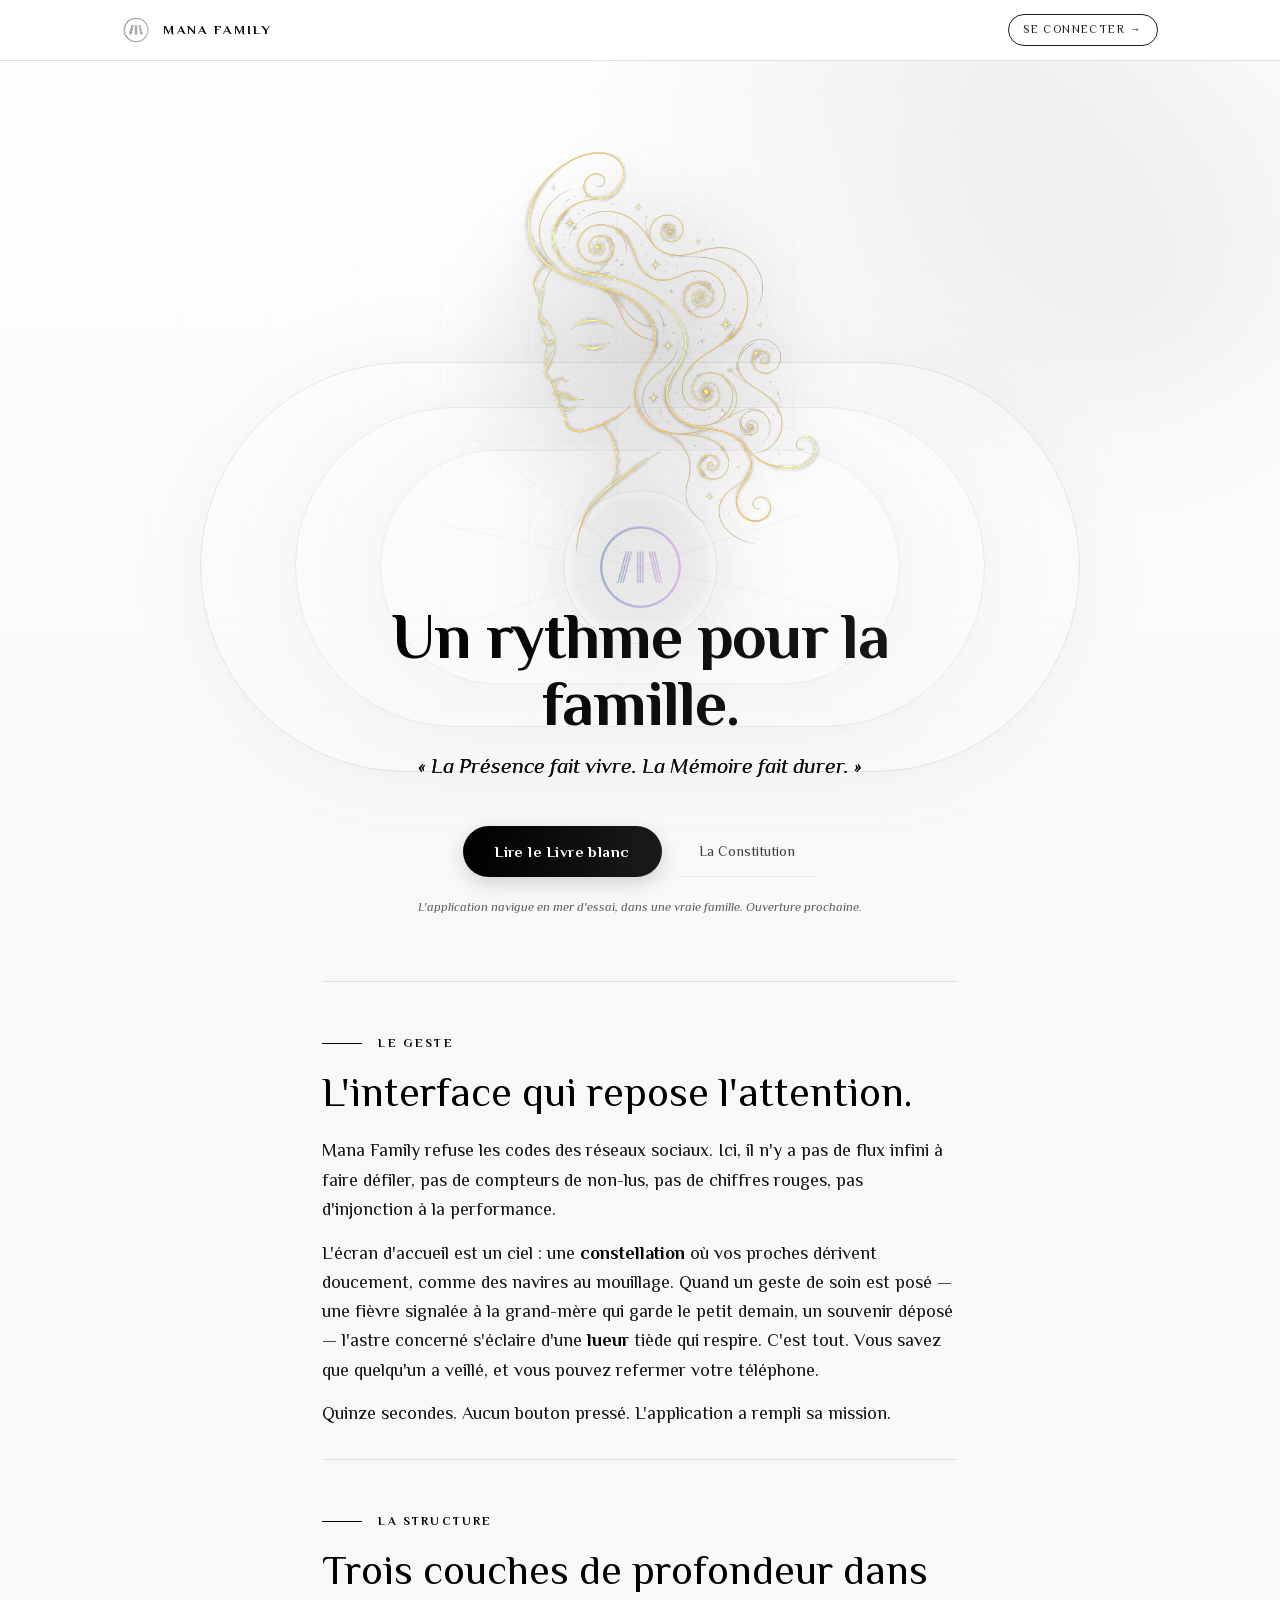
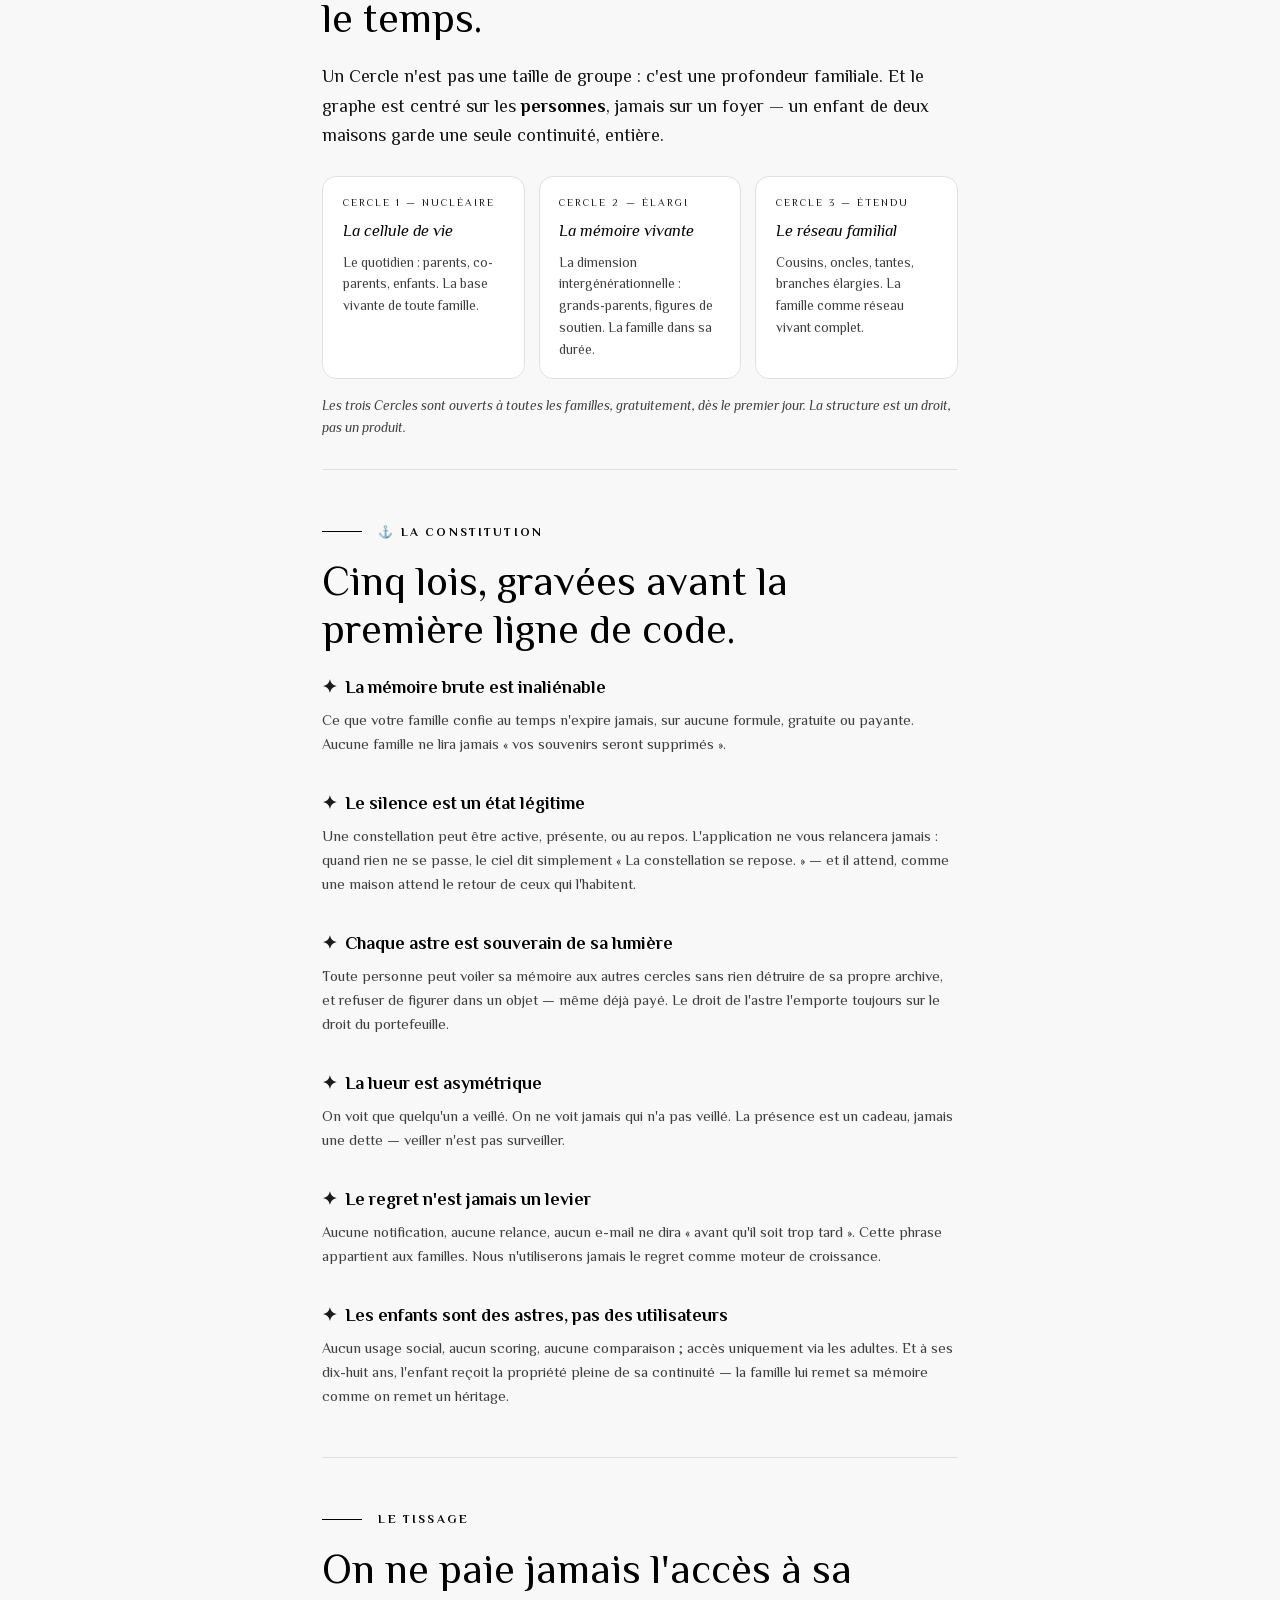
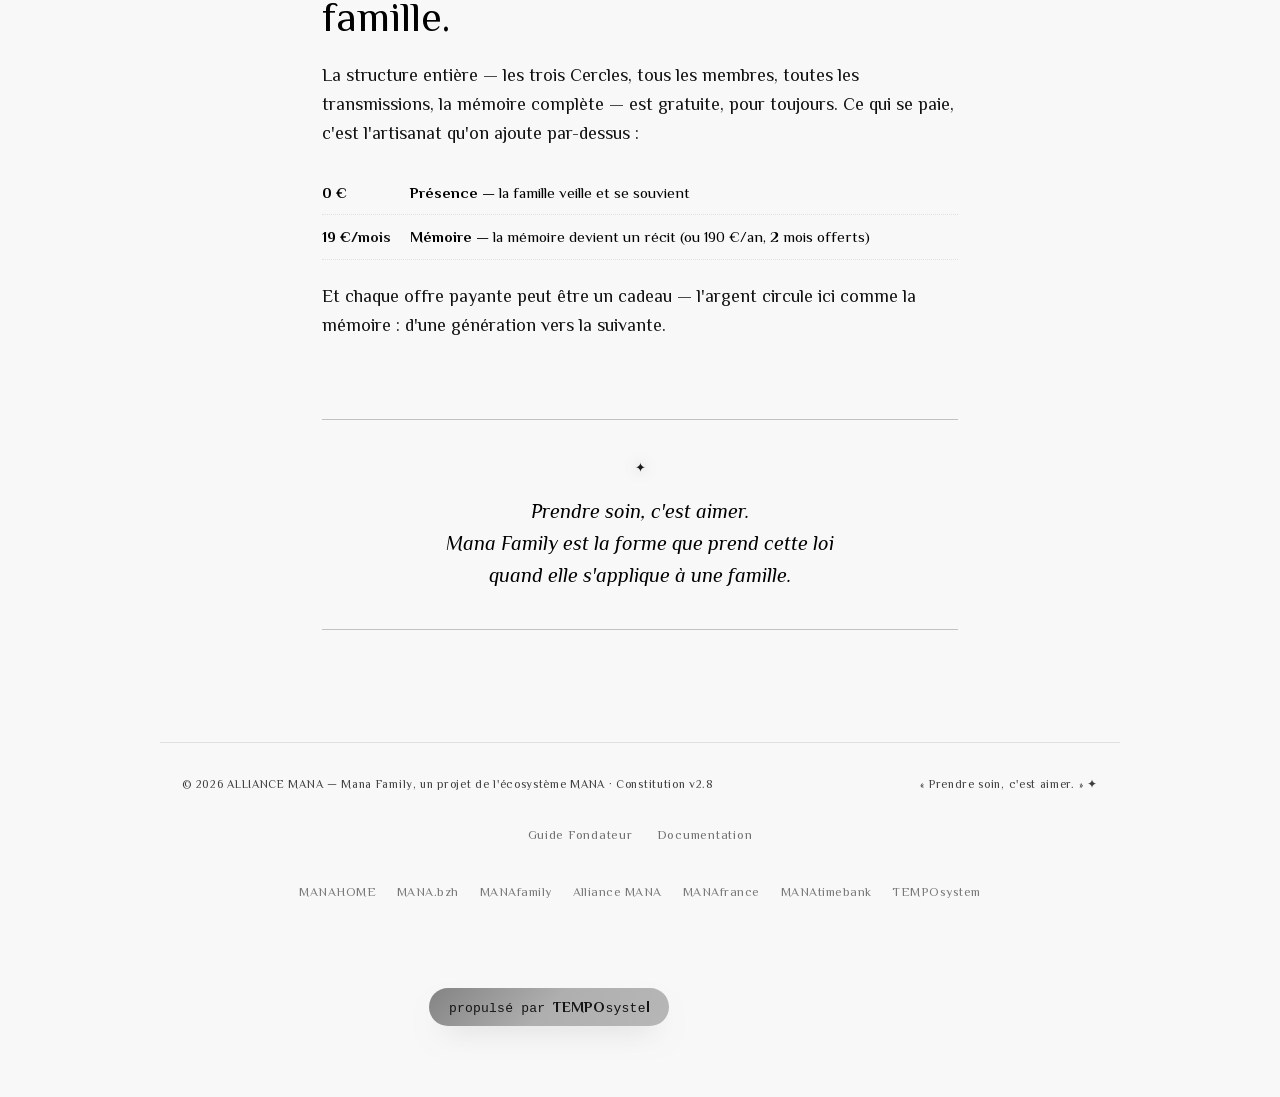
<file: mana-family.html>
<!doctype html>
<html lang="fr">
<head>
<meta charset="UTF-8">
<meta name="viewport" content="width=device-width, initial-scale=1.0">
<title>Mana Family — Un rythme pour la famille</title>
<meta name="description" content="Le système de cercles familiaux vivants. La Présence fait vivre. La Mémoire fait durer.">
<meta property="og:title" content="Mana Family — Un rythme pour la famille">
<meta property="og:description" content="Pas de flux. Pas de chiffres rouges. Une constellation qui respire au rythme de vos soins.">
<meta property="og:type" content="website">
<!-- Philosopher auto-hébergée : aucune requête vers Google Fonts
     (souveraineté + l'IP du visiteur ne part pas chez un tiers). -->
<link rel="preload" href="/fonts/philosopher-latin-400.woff2" as="font" type="font/woff2" crossorigin>
<style>
  @font-face { font-family:'Philosopher'; font-style:normal; font-weight:400; font-display:swap;
    src:url('/fonts/philosopher-latin-400.woff2') format('woff2');
    unicode-range:U+0000-00FF, U+0131, U+0152-0153, U+02BB-02BC, U+02C6, U+02DA, U+02DC, U+2000-206F, U+2074, U+20AC, U+2122, U+2191, U+2193, U+2212, U+2215, U+FEFF, U+FFFD; }
  @font-face { font-family:'Philosopher'; font-style:normal; font-weight:700; font-display:swap;
    src:url('/fonts/philosopher-latin-700.woff2') format('woff2');
    unicode-range:U+0000-00FF, U+0131, U+0152-0153, U+02BB-02BC, U+02C6, U+02DA, U+02DC, U+2000-206F, U+2074, U+20AC, U+2122, U+2191, U+2193, U+2212, U+2215, U+FEFF, U+FFFD; }
  @font-face { font-family:'Philosopher'; font-style:italic; font-weight:400; font-display:swap;
    src:url('/fonts/philosopher-latin-400-italic.woff2') format('woff2');
    unicode-range:U+0000-00FF, U+0131, U+0152-0153, U+02BB-02BC, U+02C6, U+02DA, U+02DC, U+2000-206F, U+2074, U+20AC, U+2122, U+2191, U+2193, U+2212, U+2215, U+FEFF, U+FFFD; }
  @font-face { font-family:'Philosopher'; font-style:italic; font-weight:700; font-display:swap;
    src:url('/fonts/philosopher-latin-700-italic.woff2') format('woff2');
    unicode-range:U+0000-00FF, U+0131, U+0152-0153, U+02BB-02BC, U+02C6, U+02DA, U+02DC, U+2000-206F, U+2074, U+20AC, U+2122, U+2191, U+2193, U+2212, U+2215, U+FEFF, U+FFFD; }
</style>
<link rel="stylesheet" href="mana-wallpaper.css">
<style>
  :root{
    /* Tokens de la référence manafrance.org */
    --bleu:#000000; --violet:#1a1a1a; --degrade-mi:#0d0d0d;
    --ecume:#f8f8f8; --carte:#ffffff;
    --encre:#000000; --texte:#111111; --brume:#3d3d3d; --filet:#e0e0e0;
    --sous:#000000;
    --header-bg:rgba(255, 255, 255, .95);
    --wp-a:rgb(69 69 69 / 0.08); --wp-b:rgb(103 103 103 / 0.06);
    --wp-top:#ffffff; --wp-grid:rgb(18 18 18 / 0.035);
    --serif:'Philosopher', 'Iowan Old Style', Georgia, serif;
    --sans:'Philosopher', 'Iowan Old Style', Georgia, serif;
  }
  @media (prefers-color-scheme: dark){
    :root{
      --ecume:#121212; --carte:#1a1a1a;
      --encre:#f1f1f1; --texte:#c2c2c2; --brume:#a2a2a2; --filet:rgba(166, 166, 166, .16);
      --sous:#cacaca;
      --header-bg:rgba(18, 18, 18, .85);
      --wp-a:rgb(69 69 69 / 0.18); --wp-b:rgb(103 103 103 / 0.12);
      --wp-top:#151515; --wp-grid:rgb(241 241 241 / 0.04);
    }
  }
  *{box-sizing:border-box} html{scroll-behavior:smooth}
  body{margin:0;font-family:var(--sans);color:var(--encre);line-height:1.7;
    background:var(--ecume);min-height:100vh}

  /* Le wallpaper signature vit dans mana-wallpaper.css ; on ne définit ici
     que ses variables (mode jour via :root, mode nuit ci-dessus). */
  :root{--wp-bottom:var(--ecume);--wp-y:63%} /* cœur sous la déesse, derrière le titre */

  /* Harmonisation : le cœur central se fond dans le fond (même couleur que
     le background) au lieu du disque blanc éclatant. Un souffle très doux
     garde le logo présent sans qu'il brille. */
  .mana-wallpaper-core{
    border-color:rgb(103 103 103 / .12);
    background:
      radial-gradient(circle, rgb(103 103 103 / .10) 0 42%, rgb(69 69 69 / .06) 62%, transparent 74%),
      var(--ecume);
    box-shadow:0 0 60px rgb(69 69 69 / .08), 0 0 120px rgb(103 103 103 / .06);
  }
  .mana-wallpaper-core-logo{opacity:.34}

  header,main,footer{position:relative;z-index:1}
  ::selection{background:#cacaca;color:#121212}
  a{color:inherit}
  .grad{background:linear-gradient(110deg,var(--bleu) 0%,var(--degrade-mi) 50%,var(--violet) 100%);-webkit-background-clip:text;background-clip:text;color:transparent}

  header{position:sticky;top:0;z-index:20;backdrop-filter:blur(10px);background:var(--header-bg);border-bottom:1px solid var(--filet)}
  .nav{max-width:1080px;margin:0 auto;padding:0 1.4rem;height:60px;display:flex;align-items:center;justify-content:space-between;gap:1rem}
  .mark{display:flex;align-items:center;gap:.8rem;text-decoration:none}
  .mark img{height:28px;width:28px;object-fit:contain}
  header .mark img{filter:grayscale(1)}
  .mark span{font-size:13px;letter-spacing:.18em;font-weight:700;text-transform:uppercase;color:var(--encre)}
  .nav .entrer{font-size:.72rem;letter-spacing:.12em;text-transform:uppercase;
    color:var(--violet);text-decoration:none;
    border:1px solid var(--violet);border-radius:999px;padding:.34rem .9rem;
    transition:background .3s ease,color .3s ease}
  .nav .entrer:hover{background:linear-gradient(90deg,var(--bleu),var(--violet));color:#ffffff;border-color:transparent}

  main{max-width:680px;margin:0 auto;padding:3rem 1.4rem 4rem;text-align:center}

  /* La déesse — à l'entrée. Un halo respire derrière elle (le repos, 24 s). */
  .astre-scene{position:relative;width:min(82vw,460px);margin:1.4rem auto 2rem;display:flex;align-items:center;justify-content:center}
  .astre-halo{position:absolute;width:min(74vw,400px);height:min(74vw,400px);border-radius:50%;
    background:radial-gradient(circle, rgba(100, 100, 100, .20) 0%, rgba(100, 100, 100, 0) 68%);
    filter:blur(20px);animation:respiration 24s ease-in-out infinite}
  .deesse{position:relative;z-index:1;width:min(80vw,440px);height:auto;filter:drop-shadow(0 0 12px rgba(79, 79, 79, .18))}
  @keyframes respiration{0%,100%{opacity:.25;transform:scale(.95)}50%{opacity:.65;transform:scale(1.08)}}
  @media (prefers-reduced-motion:reduce){.astre-halo{animation:none}}

  h1{font-family:var(--serif);font-weight:700;
    font-size:clamp(2.5rem,6vw,4rem);
    letter-spacing:-.02em;line-height:1.04;margin:0 0 .8rem}
  .devise{font-family:var(--serif);font-style:italic;font-size:clamp(1.125rem,2vw,1.35rem);color:var(--texte);margin:0 0 2.6rem}

  .actions{display:flex;flex-wrap:wrap;gap:.9rem;justify-content:center;align-items:center;margin-bottom:1.2rem}
  .btn{display:inline-block;padding:.8rem 2rem;border-radius:999px;
    background:linear-gradient(90deg,var(--bleu),var(--violet));color:#ffffff;font-weight:600;text-decoration:none;
    letter-spacing:.03em;font-size:.95rem;
    box-shadow:0 6px 18px rgba(79, 79, 79, .22);transition:filter .2s,transform .2s}
  .btn:hover{filter:brightness(1.08);transform:translateY(-1px)}
  .btn-doux{display:inline-block;padding:.8rem 1.4rem;
    color:var(--brume);text-decoration:none;font-size:.9rem;
    border-bottom:1px dotted var(--filet);transition:color .3s ease}
  .btn-doux:hover{color:var(--violet)}
  .note-mer{font-size:.78rem;color:var(--brume);font-style:italic;opacity:.85;margin-bottom:4rem}

  section{text-align:left;border-top:1px solid var(--filet);padding:3.2rem 0 1rem}
  h2{font-family:var(--serif);font-size:clamp(2rem,4.5vw,2.6rem);font-weight:400;line-height:1.15;color:var(--encre);margin:0 0 1.2rem}
  .sur-titre{display:flex;align-items:center;gap:1rem;font-size:.75rem;letter-spacing:.18em;text-transform:uppercase;
    color:var(--sous);margin-bottom:1rem;font-weight:700}
  .sur-titre::before{content:"";display:inline-block;width:40px;height:1px;background:var(--bleu);flex:none}
  p{color:var(--texte);font-size:1.125rem;line-height:1.625;margin:.9rem 0}
  strong{color:var(--encre)}
  em{color:var(--encre)}

  .loi{margin-bottom:2rem}
  .loi h3{font-family:var(--serif);font-size:1.1rem;color:var(--encre);margin:0 0 .4rem;font-weight:700}
  .loi h3 .puce{color:var(--violet);margin-right:.5rem}
  .loi p{font-size:.92rem;color:var(--brume);margin:0}

  .cercles{display:grid;grid-template-columns:repeat(auto-fit,minmax(180px,1fr));gap:.9rem;margin:1.6rem 0 1rem}
  .cercle-carte{background:var(--carte);border:1px solid var(--filet);border-radius:14px;padding:1.1rem 1.2rem}
  .cercle-num{display:block;font-size:.64rem;letter-spacing:.2em;text-transform:uppercase;color:var(--violet);margin-bottom:.4rem}
  .cercle-nom{display:block;font-family:var(--serif);font-style:italic;color:var(--encre);margin-bottom:.4rem}
  .cercle-carte p{font-size:.84rem;color:var(--brume);margin:0}
  .cercles-note{font-size:.84rem;color:var(--brume);font-style:italic}

  .tissage{list-style:none;padding:0;margin:1.4rem 0}
  .tissage li{padding:.55rem 0;border-bottom:1px dotted var(--filet);font-size:.95rem;color:var(--encre)}
  .tissage .prix{font-family:var(--serif);font-weight:700;display:inline-block;min-width:5.2rem;
    background:linear-gradient(90deg,var(--bleu),var(--violet));-webkit-background-clip:text;background-clip:text;color:transparent}

  .grande-citation{font-family:var(--serif);font-size:1.25rem;font-style:italic;line-height:1.6;
    color:var(--encre);text-align:center;
    padding:2.4rem 1rem;
    border-top:1px solid rgba(69, 69, 69, .3);
    border-bottom:1px solid rgba(69, 69, 69, .3);
    margin:3rem 0}
  .grande-citation::before{content:'✦';display:block;font-style:normal;color:var(--violet);font-size:.8rem;margin-bottom:1rem;text-shadow:0 0 12px rgba(103, 103, 103, .5)}

  footer{max-width:960px;margin:0 auto;
    padding:2rem 1.4rem 2.6rem;
    border-top:1px solid var(--filet);
    display:flex;flex-wrap:wrap;justify-content:space-between;gap:.8rem;
    font-size:.72rem;letter-spacing:.06em;color:var(--brume)}
</style>
</head>
<body>

<div class="mana-wallpaper" aria-hidden="true">
  <div class="mana-wallpaper-orbit mana-wallpaper-orbit-one"></div>
  <div class="mana-wallpaper-orbit mana-wallpaper-orbit-two"></div>
  <div class="mana-wallpaper-orbit mana-wallpaper-orbit-three"></div>
  <div class="mana-wallpaper-core">
    <img src="Logo_MANA_Symbol_logo.png" alt="" class="mana-wallpaper-core-logo">
  </div>
  <div class="mana-world-line mana-world-line-one"></div>
  <div class="mana-world-line mana-world-line-two"></div>
  <div class="mana-world-line mana-world-line-three"></div>
</div>

<header>
  <nav class="nav">
    <a class="mark" href="index.html">
      <img src="Logo_MANA_Symbol_logo.png" alt="MANA">
      <span>MANA Family</span>
    </a>
    <a class="entrer" href="https://manafamily.org">Se connecter →</a>
  </nav>
</header>

<main>
  <div class="astre-scene">
    <div class="astre-halo"></div>
    <img src="deesse.png" alt="Mana" class="deesse" />
  </div>

  <h1 class="grad">Un rythme pour la famille.</h1>
  <p class="devise grad">« La Présence fait vivre. La Mémoire fait durer. »</p>

  <div class="actions">
    <a class="btn" href="https://manafamily.org/livre-blanc.html">Lire le Livre blanc</a>
    <a class="btn-doux" href="#constitution">La Constitution</a>
  </div>
  <p class="note-mer">L'application navigue en mer d'essai, dans une vraie famille. Ouverture prochaine.</p>

  <section>
    <span class="sur-titre">Le geste</span>
    <h2>L'interface qui repose l'attention.</h2>
    <p>Mana Family refuse les codes des réseaux sociaux. Ici, il n'y a pas de flux infini à faire défiler, pas de compteurs de non-lus, pas de chiffres rouges, pas d'injonction à la performance.</p>
    <p>L'écran d'accueil est un ciel : une <strong>constellation</strong> où vos proches dérivent doucement, comme des navires au mouillage. Quand un geste de soin est posé — une fièvre signalée à la grand-mère qui garde le petit demain, un souvenir déposé — l'astre concerné s'éclaire d'une <strong>lueur</strong> tiède qui respire. C'est tout. Vous savez que quelqu'un a veillé, et vous pouvez refermer votre téléphone.</p>
    <p>Quinze secondes. Aucun bouton pressé. L'application a rempli sa mission.</p>
  </section>

  <section>
    <span class="sur-titre">La structure</span>
    <h2>Trois couches de profondeur dans le temps.</h2>
    <p>Un Cercle n'est pas une taille de groupe : c'est une profondeur familiale. Et le graphe est centré sur les <strong>personnes</strong>, jamais sur un foyer — un enfant de deux maisons garde une seule continuité, entière.</p>
    <div class="cercles">
      <div class="cercle-carte">
        <span class="cercle-num">Cercle 1 — Nucléaire</span>
        <span class="cercle-nom">La cellule de vie</span>
        <p>Le quotidien : parents, co-parents, enfants. La base vivante de toute famille.</p>
      </div>
      <div class="cercle-carte">
        <span class="cercle-num">Cercle 2 — Élargi</span>
        <span class="cercle-nom">La mémoire vivante</span>
        <p>La dimension intergénérationnelle : grands-parents, figures de soutien. La famille dans sa durée.</p>
      </div>
      <div class="cercle-carte">
        <span class="cercle-num">Cercle 3 — Étendu</span>
        <span class="cercle-nom">Le réseau familial</span>
        <p>Cousins, oncles, tantes, branches élargies. La famille comme réseau vivant complet.</p>
      </div>
    </div>
    <p class="cercles-note">Les trois Cercles sont ouverts à toutes les familles, gratuitement, dès le premier jour. La structure est un droit, pas un produit.</p>
  </section>

  <section id="constitution">
    <span class="sur-titre">⚓ La Constitution</span>
    <h2>Cinq lois, gravées avant la première ligne de code.</h2>

    <div class="loi">
      <h3><span class="puce">✦</span>La mémoire brute est inaliénable</h3>
      <p>Ce que votre famille confie au temps n'expire jamais, sur aucune formule, gratuite ou payante. Aucune famille ne lira jamais « vos souvenirs seront supprimés ».</p>
    </div>
    <div class="loi">
      <h3><span class="puce">✦</span>Le silence est un état légitime</h3>
      <p>Une constellation peut être active, présente, ou au repos. L'application ne vous relancera jamais : quand rien ne se passe, le ciel dit simplement « La constellation se repose. » — et il attend, comme une maison attend le retour de ceux qui l'habitent.</p>
    </div>
    <div class="loi">
      <h3><span class="puce">✦</span>Chaque astre est souverain de sa lumière</h3>
      <p>Toute personne peut voiler sa mémoire aux autres cercles sans rien détruire de sa propre archive, et refuser de figurer dans un objet — même déjà payé. Le droit de l'astre l'emporte toujours sur le droit du portefeuille.</p>
    </div>
    <div class="loi">
      <h3><span class="puce">✦</span>La lueur est asymétrique</h3>
      <p>On voit que quelqu'un a veillé. On ne voit jamais qui n'a pas veillé. La présence est un cadeau, jamais une dette — veiller n'est pas surveiller.</p>
    </div>
    <div class="loi">
      <h3><span class="puce">✦</span>Le regret n'est jamais un levier</h3>
      <p>Aucune notification, aucune relance, aucun e-mail ne dira « avant qu'il soit trop tard ». Cette phrase appartient aux familles. Nous n'utiliserons jamais le regret comme moteur de croissance.</p>
    </div>
    <div class="loi">
      <h3><span class="puce">✦</span>Les enfants sont des astres, pas des utilisateurs</h3>
      <p>Aucun usage social, aucun scoring, aucune comparaison ; accès uniquement via les adultes. Et à ses dix-huit ans, l'enfant reçoit la propriété pleine de sa continuité — la famille lui remet sa mémoire comme on remet un héritage.</p>
    </div>
  </section>

  <section>
    <span class="sur-titre">Le tissage</span>
    <h2>On ne paie jamais l'accès à sa famille.</h2>
    <p>La structure entière — les trois Cercles, tous les membres, toutes les transmissions, la mémoire complète — est gratuite, pour toujours. Ce qui se paie, c'est l'artisanat qu'on ajoute par-dessus :</p>
    <ul class="tissage">
      <li><span class="prix">0 €</span> <strong>Présence</strong> — la famille veille et se souvient</li>
      <li><span class="prix">19 €/mois</span> <strong>Mémoire</strong> — la mémoire devient un récit (ou 190 €/an, 2 mois offerts)</li>
    </ul>
    <p>Et chaque offre payante peut être un cadeau — l'argent circule ici comme la mémoire : d'une génération vers la suivante.</p>
  </section>

  <div class="grande-citation">
    Prendre soin, c'est aimer.<br>
    Mana Family est la forme que prend cette loi<br>quand elle s'applique à une famille.
  </div>
</main>

<footer>
  <span>© 2026 ALLIANCE MANA — Mana Family, un projet de l'écosystème MANA · Constitution v2.8</span>
  <span>« Prendre soin, c'est aimer. » ✦</span>
  <nav aria-label="Références" style="width:100%;display:flex;gap:1.5rem;justify-content:center;margin-top:1.1rem;font-size:.78rem;letter-spacing:.06em">
    <a href="guide-fondateur.html" style="color:inherit;opacity:.72;text-decoration:none">Guide Fondateur</a>
    <a href="documentation.html" style="color:inherit;opacity:.72;text-decoration:none">Documentation</a>
  </nav>
  <nav aria-label="L'univers MANA" style="width:100%;display:flex;flex-wrap:wrap;gap:.5rem 1.3rem;justify-content:center;margin:1.4rem 0 0;font-size:.78rem;letter-spacing:.04em">
    <a href="https://manahome.org" style="color:inherit;opacity:.68;text-decoration:none">MANAHOME</a>
    <a href="https://mana.bzh" style="color:inherit;opacity:.68;text-decoration:none">MANA.bzh</a>
    <a href="https://manafamily.org" style="color:inherit;opacity:.68;text-decoration:none">MANAfamily</a>
    <a href="https://alliancemana.org" style="color:inherit;opacity:.68;text-decoration:none">Alliance MANA</a>
    <a href="https://manafrance.org" style="color:inherit;opacity:.68;text-decoration:none">MANAfrance</a>
    <a href="https://manatimebank.org" style="color:inherit;opacity:.68;text-decoration:none">MANAtimebank</a>
    <a href="https://temposystem.fr" style="color:inherit;opacity:.68;text-decoration:none">TEMPOsystem</a>
  </nav>
  <!-- propulsé par TEMPOsystem (badge commun univers MANA) -->
  <style>@keyframes ptBlink{50%{opacity:0}}</style>
  <div style="width:100vw;margin-left:calc(50% - 50vw);margin-top:2rem;padding:40px 20px 30px;display:flex;justify-content:center;box-sizing:border-box">
    <a href="https://temposystem.eu" target="_blank" rel="noopener noreferrer" aria-label="propulsé par TEMPOsystem" style="display:inline-flex;align-items:center;min-height:38px;padding:9px 20px;border-radius:999px;background:linear-gradient(135deg,#838383,#afafaf,#b7b7b7);color:#141414;text-decoration:none;box-shadow:0 14px 30px -15px rgba(131, 131, 131, .55);white-space:nowrap;letter-spacing:.02em;line-height:1"><span class="pt-line" style="color:#141414"></span><span class="pt-caret" aria-hidden="true" style="display:inline-block;width:2px;height:1em;margin-left:1px;background:#141414;vertical-align:-.1em;animation:ptBlink 1s steps(1) infinite"></span></a>
  </div>
</footer>

<script>
(function(){var segs=[['propulsé par ','SF Mono',400,13],['TEMPO','Philosopher',700,15],['system','SF Mono',400,13]];var full=segs.reduce(function(a,s){return a+s[0];},'');var line=document.querySelector('.pt-line');var caret=document.querySelector('.pt-caret');if(!line)return;function fnt(f){return f==='Philosopher'?"'Philosopher',Georgia,serif":"'SF Mono',ui-monospace,'SFMono-Regular',Menlo,monospace";}function render(n){var out='',c=0;for(var k=0;k<segs.length;k++){var t=segs[k][0];if(c>=n)break;var take=Math.min(t.length,n-c);out+='<span style="font-family:'+fnt(segs[k][1])+';font-weight:'+segs[k][2]+';font-size:'+segs[k][3]+'px">'+t.slice(0,take)+'</span>';c+=take;}line.innerHTML=out;}if(matchMedia('(prefers-reduced-motion: reduce)').matches){render(full.length);if(caret)caret.style.display='none';return;}var i=0;setTimeout(function tick(){i++;render(i);if(i<full.length)setTimeout(tick,62);else if(caret){caret.style.animation='none';caret.style.transition='opacity .5s ease .8s';caret.style.opacity='0';}},450);})();
</script>
</body>
</html>
</file>
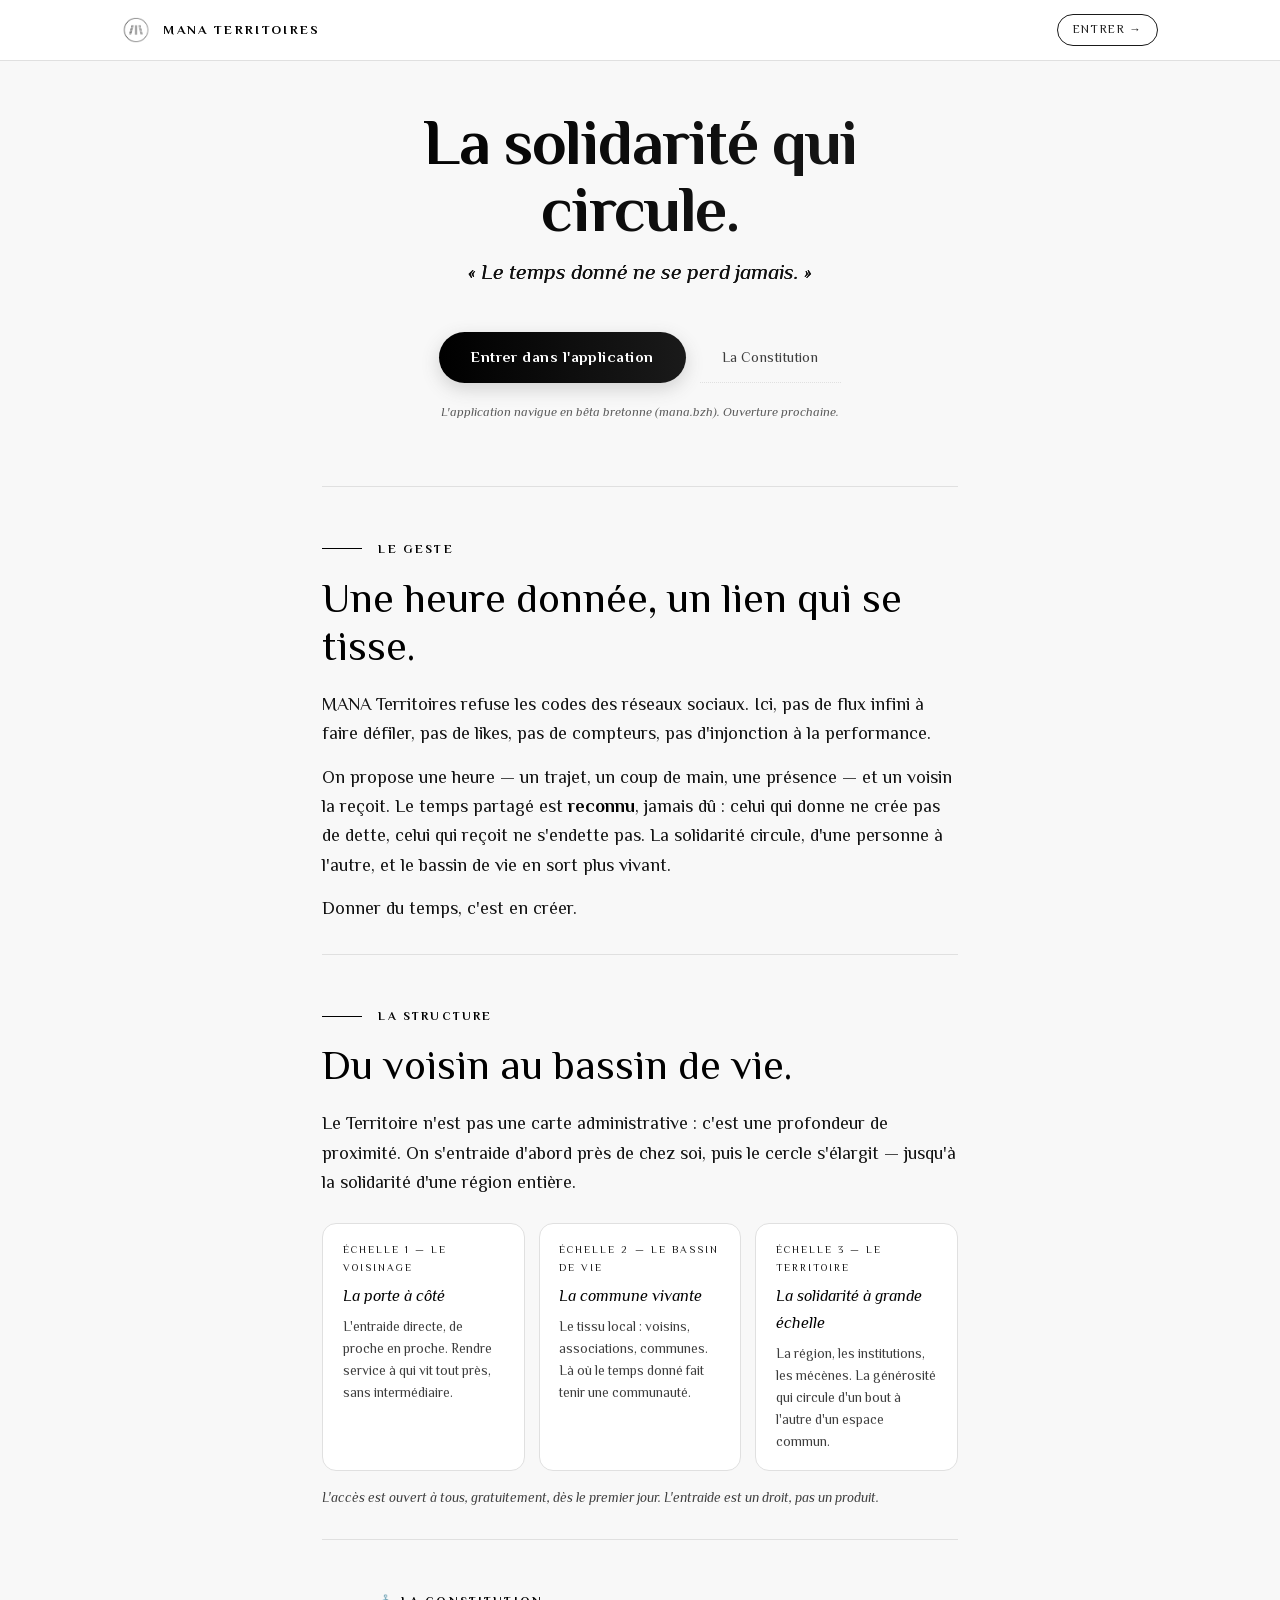
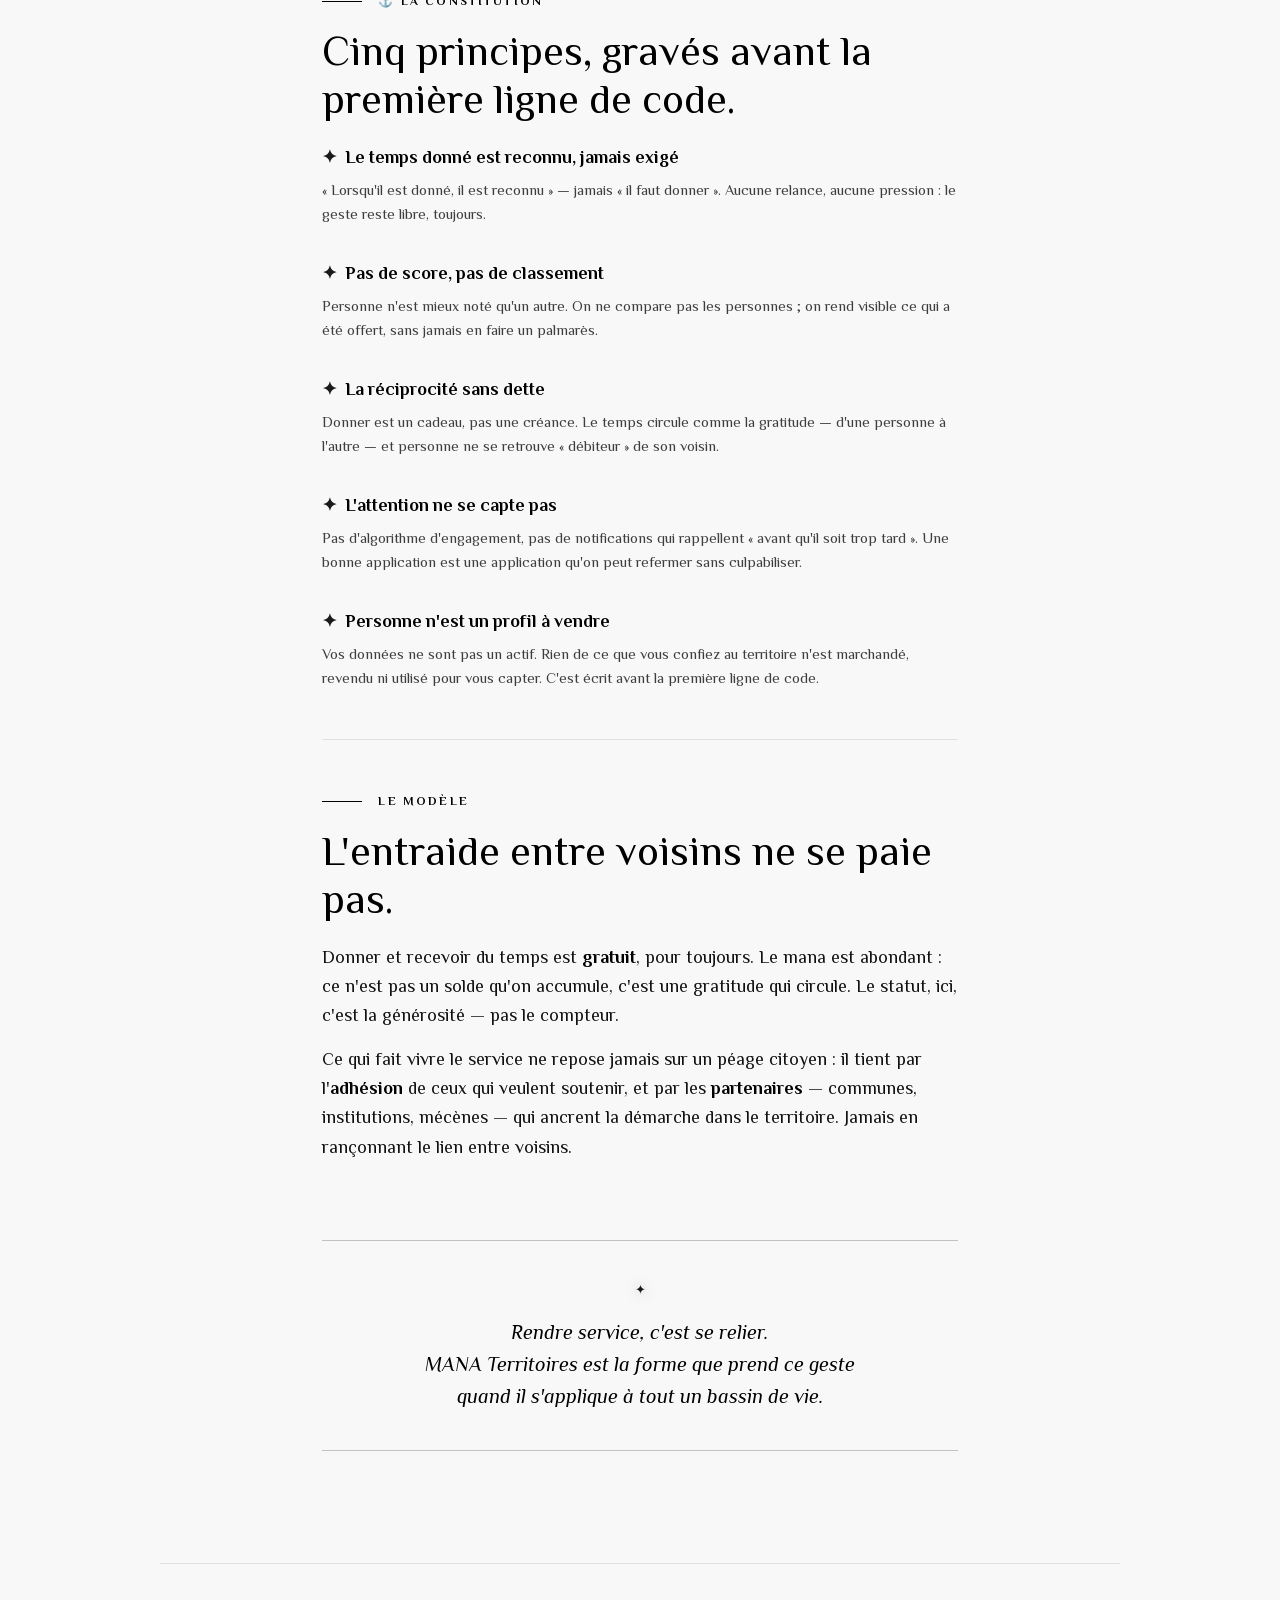
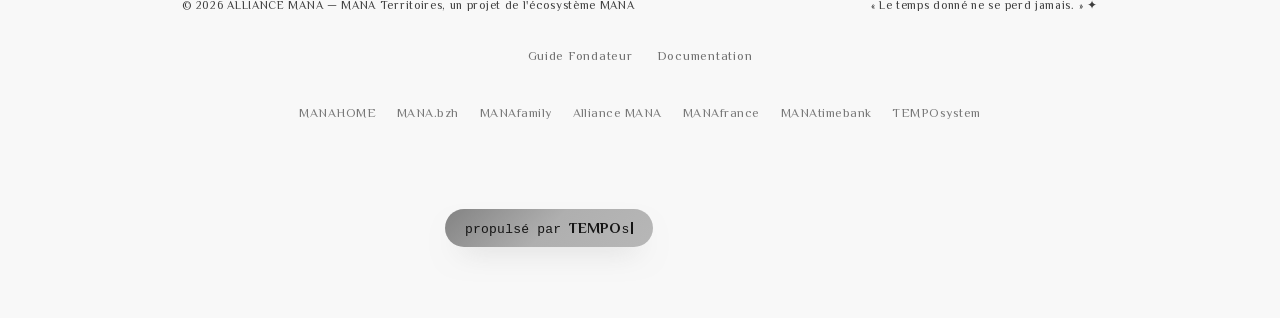
<file: mana-territoires.html>
<!doctype html>
<html lang="fr">
<head>
<meta charset="UTF-8">
<meta name="viewport" content="width=device-width, initial-scale=1.0">
<title>Mana Territoires — La solidarité qui circule</title>
<meta name="description" content="L'entraide entre voisins d'un même territoire. Donner une heure, recevoir un coup de main, reconnaître le temps partagé.">
<meta property="og:title" content="Mana Territoires — La solidarité qui circule">
<meta property="og:description" content="Le temps donné ne se perd jamais. Une solidarité qui circule, du voisin au bassin de vie.">
<meta property="og:type" content="website">
<!-- Philosopher auto-hébergée : aucune requête vers Google Fonts
     (souveraineté + l'IP du visiteur ne part pas chez un tiers). -->
<link rel="preload" href="/fonts/philosopher-latin-400.woff2" as="font" type="font/woff2" crossorigin>
<style>
  @font-face { font-family:'Philosopher'; font-style:normal; font-weight:400; font-display:swap;
    src:url('/fonts/philosopher-latin-400.woff2') format('woff2');
    unicode-range:U+0000-00FF, U+0131, U+0152-0153, U+02BB-02BC, U+02C6, U+02DA, U+02DC, U+2000-206F, U+2074, U+20AC, U+2122, U+2191, U+2193, U+2212, U+2215, U+FEFF, U+FFFD; }
  @font-face { font-family:'Philosopher'; font-style:normal; font-weight:700; font-display:swap;
    src:url('/fonts/philosopher-latin-700.woff2') format('woff2');
    unicode-range:U+0000-00FF, U+0131, U+0152-0153, U+02BB-02BC, U+02C6, U+02DA, U+02DC, U+2000-206F, U+2074, U+20AC, U+2122, U+2191, U+2193, U+2212, U+2215, U+FEFF, U+FFFD; }
  @font-face { font-family:'Philosopher'; font-style:italic; font-weight:400; font-display:swap;
    src:url('/fonts/philosopher-latin-400-italic.woff2') format('woff2');
    unicode-range:U+0000-00FF, U+0131, U+0152-0153, U+02BB-02BC, U+02C6, U+02DA, U+02DC, U+2000-206F, U+2074, U+20AC, U+2122, U+2191, U+2193, U+2212, U+2215, U+FEFF, U+FFFD; }
  @font-face { font-family:'Philosopher'; font-style:italic; font-weight:700; font-display:swap;
    src:url('/fonts/philosopher-latin-700-italic.woff2') format('woff2');
    unicode-range:U+0000-00FF, U+0131, U+0152-0153, U+02BB-02BC, U+02C6, U+02DA, U+02DC, U+2000-206F, U+2074, U+20AC, U+2122, U+2191, U+2193, U+2212, U+2215, U+FEFF, U+FFFD; }
</style>
<style>
  :root{
    /* Tokens de la référence manafrance.org */
    --bleu:#000000; --violet:#1a1a1a; --degrade-mi:#0d0d0d;
    --ecume:#f8f8f8; --carte:#ffffff;
    --encre:#000000; --texte:#111111; --brume:#3d3d3d; --filet:#e0e0e0;
    --sous:#000000;
    --header-bg:rgba(255, 255, 255, .95);
    --wp-a:rgb(69 69 69 / 0.08); --wp-b:rgb(103 103 103 / 0.06);
    --wp-top:#ffffff; --wp-grid:rgb(18 18 18 / 0.035);
    --serif:'Philosopher', 'Iowan Old Style', Georgia, serif;
    --sans:'Philosopher', 'Iowan Old Style', Georgia, serif;
  }
  @media (prefers-color-scheme: dark){
    :root{
      --ecume:#121212; --carte:#1a1a1a;
      --encre:#f1f1f1; --texte:#c2c2c2; --brume:#a2a2a2; --filet:rgba(166, 166, 166, .16);
      --sous:#cacaca;
      --header-bg:rgba(18, 18, 18, .85);
      --wp-a:rgb(69 69 69 / 0.18); --wp-b:rgb(103 103 103 / 0.12);
      --wp-top:#151515; --wp-grid:rgb(241 241 241 / 0.04);
    }
  }
  *{box-sizing:border-box} html{scroll-behavior:smooth}
  body{margin:0;font-family:var(--sans);color:var(--encre);line-height:1.7;
    background:var(--ecume);min-height:100vh}

  header,main,footer{position:relative;z-index:1}
  ::selection{background:#cacaca;color:#121212}
  a{color:inherit}
  .grad{background:linear-gradient(110deg,var(--bleu) 0%,var(--degrade-mi) 50%,var(--violet) 100%);-webkit-background-clip:text;background-clip:text;color:transparent}

  header{position:sticky;top:0;z-index:20;backdrop-filter:blur(10px);background:var(--header-bg);border-bottom:1px solid var(--filet)}
  .nav{max-width:1080px;margin:0 auto;padding:0 1.4rem;height:60px;display:flex;align-items:center;justify-content:space-between;gap:1rem}
  .mark{display:flex;align-items:center;gap:.8rem;text-decoration:none}
  .mark img{height:28px;width:28px;object-fit:contain}
  header .mark img{filter:grayscale(1)}
  .mark span{font-size:13px;letter-spacing:.18em;font-weight:700;text-transform:uppercase;color:var(--encre)}
  .nav .entrer{font-size:.72rem;letter-spacing:.12em;text-transform:uppercase;
    color:var(--violet);text-decoration:none;
    border:1px solid var(--violet);border-radius:999px;padding:.34rem .9rem;
    transition:background .3s ease,color .3s ease}
  .nav .entrer:hover{background:linear-gradient(90deg,var(--bleu),var(--violet));color:#ffffff;border-color:transparent}

  main{max-width:680px;margin:0 auto;padding:3rem 1.4rem 4rem;text-align:center}

  h1{font-family:var(--serif);font-weight:700;
    font-size:clamp(2.5rem,6vw,4rem);
    letter-spacing:-.02em;line-height:1.04;margin:0 0 .8rem}
  .devise{font-family:var(--serif);font-style:italic;font-size:clamp(1.125rem,2vw,1.35rem);color:var(--texte);margin:0 0 2.6rem}

  .actions{display:flex;flex-wrap:wrap;gap:.9rem;justify-content:center;align-items:center;margin-bottom:1.2rem}
  .btn{display:inline-block;padding:.8rem 2rem;border-radius:999px;
    background:linear-gradient(90deg,var(--bleu),var(--violet));color:#ffffff;font-weight:600;text-decoration:none;
    letter-spacing:.03em;font-size:.95rem;
    box-shadow:0 6px 18px rgba(79, 79, 79, .22);transition:filter .2s,transform .2s}
  .btn:hover{filter:brightness(1.08);transform:translateY(-1px)}
  .btn-doux{display:inline-block;padding:.8rem 1.4rem;
    color:var(--brume);text-decoration:none;font-size:.9rem;
    border-bottom:1px dotted var(--filet);transition:color .3s ease}
  .btn-doux:hover{color:var(--violet)}
  .note-mer{font-size:.78rem;color:var(--brume);font-style:italic;opacity:.85;margin-bottom:4rem}

  section{text-align:left;border-top:1px solid var(--filet);padding:3.2rem 0 1rem}
  h2{font-family:var(--serif);font-size:clamp(2rem,4.5vw,2.6rem);font-weight:400;line-height:1.15;color:var(--encre);margin:0 0 1.2rem}
  .sur-titre{display:flex;align-items:center;gap:1rem;font-size:.75rem;letter-spacing:.18em;text-transform:uppercase;
    color:var(--sous);margin-bottom:1rem;font-weight:700}
  .sur-titre::before{content:"";display:inline-block;width:40px;height:1px;background:var(--bleu);flex:none}
  p{color:var(--texte);font-size:1.125rem;line-height:1.625;margin:.9rem 0}
  strong{color:var(--encre)}
  em{color:var(--encre)}

  .loi{margin-bottom:2rem}
  .loi h3{font-family:var(--serif);font-size:1.1rem;color:var(--encre);margin:0 0 .4rem;font-weight:700}
  .loi h3 .puce{color:var(--violet);margin-right:.5rem}
  .loi p{font-size:.92rem;color:var(--brume);margin:0}

  .cercles{display:grid;grid-template-columns:repeat(auto-fit,minmax(180px,1fr));gap:.9rem;margin:1.6rem 0 1rem}
  .cercle-carte{background:var(--carte);border:1px solid var(--filet);border-radius:14px;padding:1.1rem 1.2rem}
  .cercle-num{display:block;font-size:.64rem;letter-spacing:.2em;text-transform:uppercase;color:var(--violet);margin-bottom:.4rem}
  .cercle-nom{display:block;font-family:var(--serif);font-style:italic;color:var(--encre);margin-bottom:.4rem}
  .cercle-carte p{font-size:.84rem;color:var(--brume);margin:0}
  .cercles-note{font-size:.84rem;color:var(--brume);font-style:italic}

  .grande-citation{font-family:var(--serif);font-size:1.25rem;font-style:italic;line-height:1.6;
    color:var(--encre);text-align:center;
    padding:2.4rem 1rem;
    border-top:1px solid rgba(69, 69, 69, .3);
    border-bottom:1px solid rgba(69, 69, 69, .3);
    margin:3rem 0}
  .grande-citation::before{content:'✦';display:block;font-style:normal;color:var(--violet);font-size:.8rem;margin-bottom:1rem;text-shadow:0 0 12px rgba(103, 103, 103, .5)}

  footer{max-width:960px;margin:0 auto;
    padding:2rem 1.4rem 2.6rem;
    border-top:1px solid var(--filet);
    display:flex;flex-wrap:wrap;justify-content:space-between;gap:.8rem;
    font-size:.72rem;letter-spacing:.06em;color:var(--brume)}
</style>
</head>
<body>

<header>
  <nav class="nav">
    <a class="mark" href="index.html">
      <img src="Logo_MANA_Symbol_logo.png" alt="MANA">
      <span>MANA Territoires</span>
    </a>
    <a class="entrer" href="https://mana.bzh">Entrer →</a>
  </nav>
</header>

<main>
  <h1 class="grad">La solidarité qui circule.</h1>
  <p class="devise grad">« Le temps donné ne se perd jamais. »</p>

  <div class="actions">
    <a class="btn" href="https://mana.bzh">Entrer dans l'application</a>
    <a class="btn-doux" href="#constitution">La Constitution</a>
  </div>
  <p class="note-mer">L'application navigue en bêta bretonne (mana.bzh). Ouverture prochaine.</p>

  <section>
    <span class="sur-titre">Le geste</span>
    <h2>Une heure donnée, un lien qui se tisse.</h2>
    <p>MANA Territoires refuse les codes des réseaux sociaux. Ici, pas de flux infini à faire défiler, pas de likes, pas de compteurs, pas d'injonction à la performance.</p>
    <p>On propose une heure — un trajet, un coup de main, une présence — et un voisin la reçoit. Le temps partagé est <strong>reconnu</strong>, jamais dû : celui qui donne ne crée pas de dette, celui qui reçoit ne s'endette pas. La solidarité circule, d'une personne à l'autre, et le bassin de vie en sort plus vivant.</p>
    <p>Donner du temps, c'est en créer.</p>
  </section>

  <section>
    <span class="sur-titre">La structure</span>
    <h2>Du voisin au bassin de vie.</h2>
    <p>Le Territoire n'est pas une carte administrative : c'est une profondeur de proximité. On s'entraide d'abord près de chez soi, puis le cercle s'élargit — jusqu'à la solidarité d'une région entière.</p>
    <div class="cercles">
      <div class="cercle-carte">
        <span class="cercle-num">Échelle 1 — Le voisinage</span>
        <span class="cercle-nom">La porte à côté</span>
        <p>L'entraide directe, de proche en proche. Rendre service à qui vit tout près, sans intermédiaire.</p>
      </div>
      <div class="cercle-carte">
        <span class="cercle-num">Échelle 2 — Le bassin de vie</span>
        <span class="cercle-nom">La commune vivante</span>
        <p>Le tissu local : voisins, associations, communes. Là où le temps donné fait tenir une communauté.</p>
      </div>
      <div class="cercle-carte">
        <span class="cercle-num">Échelle 3 — Le territoire</span>
        <span class="cercle-nom">La solidarité à grande échelle</span>
        <p>La région, les institutions, les mécènes. La générosité qui circule d'un bout à l'autre d'un espace commun.</p>
      </div>
    </div>
    <p class="cercles-note">L'accès est ouvert à tous, gratuitement, dès le premier jour. L'entraide est un droit, pas un produit.</p>
  </section>

  <section id="constitution">
    <span class="sur-titre">⚓ La Constitution</span>
    <h2>Cinq principes, gravés avant la première ligne de code.</h2>

    <div class="loi">
      <h3><span class="puce">✦</span>Le temps donné est reconnu, jamais exigé</h3>
      <p>« Lorsqu'il est donné, il est reconnu » — jamais « il faut donner ». Aucune relance, aucune pression : le geste reste libre, toujours.</p>
    </div>
    <div class="loi">
      <h3><span class="puce">✦</span>Pas de score, pas de classement</h3>
      <p>Personne n'est mieux noté qu'un autre. On ne compare pas les personnes ; on rend visible ce qui a été offert, sans jamais en faire un palmarès.</p>
    </div>
    <div class="loi">
      <h3><span class="puce">✦</span>La réciprocité sans dette</h3>
      <p>Donner est un cadeau, pas une créance. Le temps circule comme la gratitude — d'une personne à l'autre — et personne ne se retrouve « débiteur » de son voisin.</p>
    </div>
    <div class="loi">
      <h3><span class="puce">✦</span>L'attention ne se capte pas</h3>
      <p>Pas d'algorithme d'engagement, pas de notifications qui rappellent « avant qu'il soit trop tard ». Une bonne application est une application qu'on peut refermer sans culpabiliser.</p>
    </div>
    <div class="loi">
      <h3><span class="puce">✦</span>Personne n'est un profil à vendre</h3>
      <p>Vos données ne sont pas un actif. Rien de ce que vous confiez au territoire n'est marchandé, revendu ni utilisé pour vous capter. C'est écrit avant la première ligne de code.</p>
    </div>
  </section>

  <section>
    <span class="sur-titre">Le modèle</span>
    <h2>L'entraide entre voisins ne se paie pas.</h2>
    <p>Donner et recevoir du temps est <strong>gratuit</strong>, pour toujours. Le mana est abondant : ce n'est pas un solde qu'on accumule, c'est une gratitude qui circule. Le statut, ici, c'est la générosité — pas le compteur.</p>
    <p>Ce qui fait vivre le service ne repose jamais sur un péage citoyen : il tient par l'<strong>adhésion</strong> de ceux qui veulent soutenir, et par les <strong>partenaires</strong> — communes, institutions, mécènes — qui ancrent la démarche dans le territoire. Jamais en rançonnant le lien entre voisins.</p>
  </section>

  <div class="grande-citation">
    Rendre service, c'est se relier.<br>
    MANA Territoires est la forme que prend ce geste<br>quand il s'applique à tout un bassin de vie.
  </div>
</main>

<footer>
  <span>© 2026 ALLIANCE MANA — MANA Territoires, un projet de l'écosystème MANA</span>
  <span>« Le temps donné ne se perd jamais. » ✦</span>
  <nav aria-label="Références" style="width:100%;display:flex;gap:1.5rem;justify-content:center;margin-top:1.1rem;font-size:.78rem;letter-spacing:.06em">
    <a href="guide-fondateur.html" style="color:inherit;opacity:.72;text-decoration:none">Guide Fondateur</a>
    <a href="documentation.html" style="color:inherit;opacity:.72;text-decoration:none">Documentation</a>
  </nav>
  <nav aria-label="L'univers MANA" style="width:100%;display:flex;flex-wrap:wrap;gap:.5rem 1.3rem;justify-content:center;margin:1.4rem 0 0;font-size:.78rem;letter-spacing:.04em">
    <a href="https://manahome.org" style="color:inherit;opacity:.68;text-decoration:none">MANAHOME</a>
    <a href="https://mana.bzh" style="color:inherit;opacity:.68;text-decoration:none">MANA.bzh</a>
    <a href="https://manafamily.org" style="color:inherit;opacity:.68;text-decoration:none">MANAfamily</a>
    <a href="https://alliancemana.org" style="color:inherit;opacity:.68;text-decoration:none">Alliance MANA</a>
    <a href="https://manafrance.org" style="color:inherit;opacity:.68;text-decoration:none">MANAfrance</a>
    <a href="https://manatimebank.org" style="color:inherit;opacity:.68;text-decoration:none">MANAtimebank</a>
    <a href="https://temposystem.fr" style="color:inherit;opacity:.68;text-decoration:none">TEMPOsystem</a>
  </nav>
  <!-- propulsé par TEMPOsystem (badge commun univers MANA) -->
  <style>@keyframes ptBlink{50%{opacity:0}}</style>
  <div style="width:100vw;margin-left:calc(50% - 50vw);margin-top:2rem;padding:40px 20px 30px;display:flex;justify-content:center;box-sizing:border-box">
    <a href="https://temposystem.eu" target="_blank" rel="noopener noreferrer" aria-label="propulsé par TEMPOsystem" style="display:inline-flex;align-items:center;min-height:38px;padding:9px 20px;border-radius:999px;background:linear-gradient(135deg,#838383,#afafaf,#b7b7b7);color:#141414;text-decoration:none;box-shadow:0 14px 30px -15px rgba(131, 131, 131, .55);white-space:nowrap;letter-spacing:.02em;line-height:1"><span class="pt-line" style="color:#141414"></span><span class="pt-caret" aria-hidden="true" style="display:inline-block;width:2px;height:1em;margin-left:1px;background:#141414;vertical-align:-.1em;animation:ptBlink 1s steps(1) infinite"></span></a>
  </div>
</footer>

<script>
(function(){var segs=[['propulsé par ','SF Mono',400,13],['TEMPO','Philosopher',700,15],['system','SF Mono',400,13]];var full=segs.reduce(function(a,s){return a+s[0];},'');var line=document.querySelector('.pt-line');var caret=document.querySelector('.pt-caret');if(!line)return;function fnt(f){return f==='Philosopher'?"'Philosopher',Georgia,serif":"'SF Mono',ui-monospace,'SFMono-Regular',Menlo,monospace";}function render(n){var out='',c=0;for(var k=0;k<segs.length;k++){var t=segs[k][0];if(c>=n)break;var take=Math.min(t.length,n-c);out+='<span style="font-family:'+fnt(segs[k][1])+';font-weight:'+segs[k][2]+';font-size:'+segs[k][3]+'px">'+t.slice(0,take)+'</span>';c+=take;}line.innerHTML=out;}if(matchMedia('(prefers-reduced-motion: reduce)').matches){render(full.length);if(caret)caret.style.display='none';return;}var i=0;setTimeout(function tick(){i++;render(i);if(i<full.length)setTimeout(tick,62);else if(caret){caret.style.animation='none';caret.style.transition='opacity .5s ease .8s';caret.style.opacity='0';}},450);})();
</script>
</body>
</html>
</file>
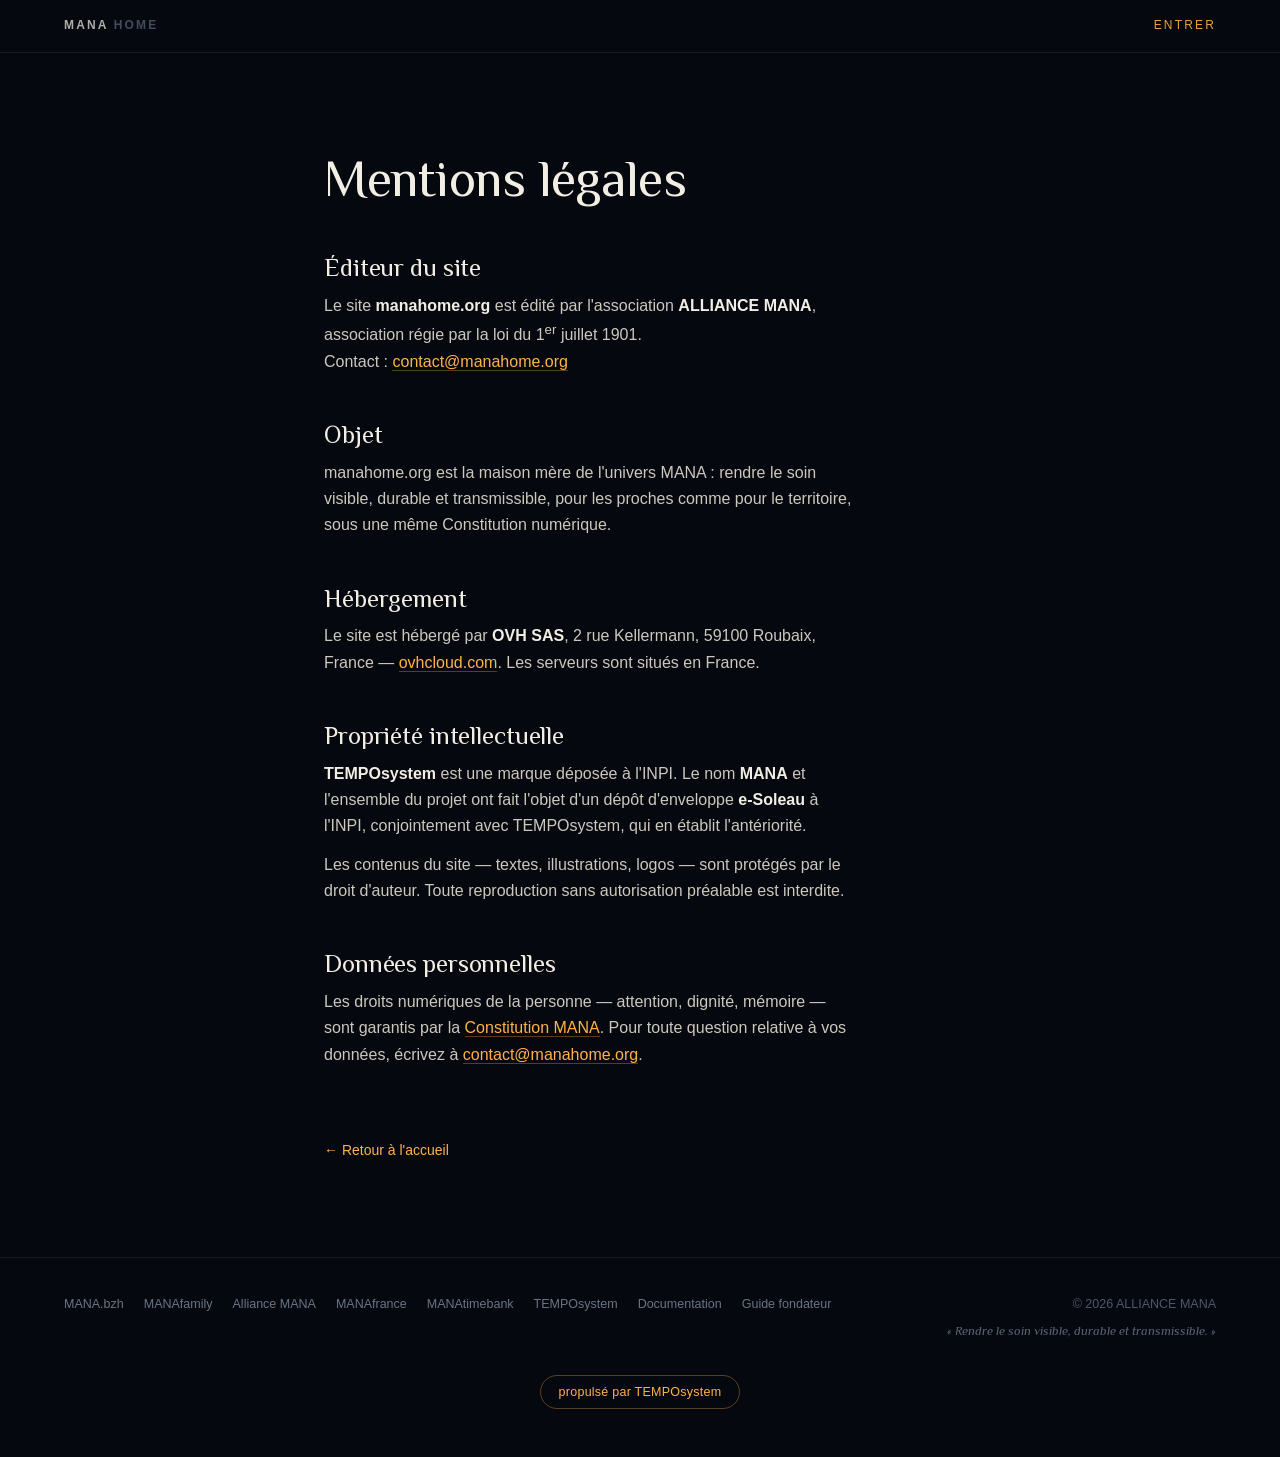
<file: mentions.html>
<!doctype html>
<html lang="fr">
<head>
<meta charset="UTF-8">
<meta name="viewport" content="width=device-width, initial-scale=1.0">
<title>Mentions légales — MANA</title>
<meta name="description" content="Mentions légales du site manahome.org, la maison mère de l'univers MANA.">
<meta name="robots" content="index, follow">
<link rel="icon" type="image/png" href="/favicon.png">
<meta name="theme-color" content="#06080f">
<link rel="canonical" href="https://manahome.org/mentions.html">
<!-- Philosopher auto-hébergée : aucune requête vers Google Fonts
     (souveraineté + l'IP du visiteur ne part pas chez un tiers). -->
<link rel="preload" href="/fonts/philosopher-latin-400.woff2" as="font" type="font/woff2" crossorigin>
<style>
  @font-face { font-family:'Philosopher'; font-style:normal; font-weight:400; font-display:swap;
    src:url('/fonts/philosopher-latin-400.woff2') format('woff2');
    unicode-range:U+0000-00FF, U+0131, U+0152-0153, U+02BB-02BC, U+02C6, U+02DA, U+02DC, U+2000-206F, U+2074, U+20AC, U+2122, U+2191, U+2193, U+2212, U+2215, U+FEFF, U+FFFD; }
  @font-face { font-family:'Philosopher'; font-style:normal; font-weight:700; font-display:swap;
    src:url('/fonts/philosopher-latin-700.woff2') format('woff2');
    unicode-range:U+0000-00FF, U+0131, U+0152-0153, U+02BB-02BC, U+02C6, U+02DA, U+02DC, U+2000-206F, U+2074, U+20AC, U+2122, U+2191, U+2193, U+2212, U+2215, U+FEFF, U+FFFD; }
  @font-face { font-family:'Philosopher'; font-style:italic; font-weight:400; font-display:swap;
    src:url('/fonts/philosopher-latin-400-italic.woff2') format('woff2');
    unicode-range:U+0000-00FF, U+0131, U+0152-0153, U+02BB-02BC, U+02C6, U+02DA, U+02DC, U+2000-206F, U+2074, U+20AC, U+2122, U+2191, U+2193, U+2212, U+2215, U+FEFF, U+FFFD; }
  @font-face { font-family:'Philosopher'; font-style:italic; font-weight:700; font-display:swap;
    src:url('/fonts/philosopher-latin-700-italic.woff2') format('woff2');
    unicode-range:U+0000-00FF, U+0131, U+0152-0153, U+02BB-02BC, U+02C6, U+02DA, U+02DC, U+2000-206F, U+2074, U+20AC, U+2122, U+2191, U+2193, U+2212, U+2215, U+FEFF, U+FFFD; }
</style>
<style>
  /* Même grammaire que l'accueil : la nuit de mana.bzh, ambre, Philosopher
     pour les titres et sans-serif système pour le texte courant. */
  :root{
    color-scheme:dark;
    --du:#06080f;
    --gwenn:#f2eee4; --gwenn-dim:#a8a49b;
    --mana:#ffb347; --granit:#5d6678; --filet:#1e2536;
    --display:'Philosopher','Iowan Old Style','Palatino Linotype',Georgia,serif;
    --sans:-apple-system,BlinkMacSystemFont,'SF Pro Text','SF Pro Display','Helvetica Neue',Segoe UI,Roboto,sans-serif;
    --pad:clamp(20px,5vw,64px);
  }
  *{box-sizing:border-box;margin:0;padding:0}
  html{-webkit-text-size-adjust:100%}
  body{background:var(--du);color:var(--gwenn);font-family:var(--sans);font-weight:300;
    font-size:16px;line-height:1.65;-webkit-font-smoothing:antialiased}
  a{color:inherit}
  ::selection{background:var(--mana);color:var(--du)}
  h1,h2{font-family:var(--display);font-weight:400;line-height:1.14;letter-spacing:-.005em}

  /* barre du haut — la même que l'accueil, posée sur un filet */
  .brand{display:flex;justify-content:space-between;align-items:center;gap:14px;
    padding:16px var(--pad);font-size:12px;letter-spacing:.18em;text-transform:uppercase;
    border-bottom:1px solid #151b2a}
  .brand a{color:var(--gwenn);text-decoration:none;opacity:.72;transition:opacity .2s;
    /* zone tactile confortable sans changer l'aspect : le padding agrandit
       la cible, la marge négative annule l'effet sur la mise en page */
    padding:12px 6px;margin:-12px -6px}
  .brand a:hover{opacity:1}
  .brand .mark{font-weight:600}
  .brand .mark .dim{color:var(--granit)}
  .brand .right{display:flex;align-items:center;gap:clamp(12px,3vw,22px)}
  .brand .right .enter{color:var(--mana);opacity:.9}

  main{max-width:760px;margin:0 auto;padding:clamp(56px,9vw,96px) var(--pad) 84px}
  h1{font-size:clamp(32px,5.6vw,52px);margin-bottom:clamp(28px,4vw,40px)}
  h2{font-size:clamp(20px,2.7vw,25px);color:var(--gwenn);margin:clamp(34px,4.5vw,46px) 0 10px}
  p{color:#cdc8bd;max-width:60ch}
  p + p{margin-top:12px}
  strong{color:var(--gwenn);font-weight:600}
  main a{color:var(--mana);text-decoration:none;
    border-bottom:1px solid rgba(255,179,71,.32);transition:border-color .2s}
  main a:hover{border-color:var(--mana)}

  .back{display:inline-block;margin-top:clamp(44px,6vw,60px);color:var(--mana);
    text-decoration:none;font-size:14px;font-weight:500;border:0}
  .back:hover{text-decoration:underline;text-underline-offset:4px}
  .back{padding:11px 0}   /* zone tactile ; pas de marge négative ici,
                            elle écraserait le margin-top du lien de retour */

  footer{padding:36px var(--pad) 48px;border-top:1px solid #151b2a}
  .foot-in{max-width:1180px;margin:0 auto;display:flex;justify-content:space-between;
    gap:22px;flex-wrap:wrap;font-size:12.5px;color:#4e5769}
  .foot-links{display:flex;flex-wrap:wrap;gap:24px 20px}
  .foot-links a{color:#6b7482;text-decoration:none;transition:color .2s;
    padding:12px 0;margin:-12px 0}
  .foot-links a:hover{color:var(--mana)}
  .foot-bas{display:flex;flex-direction:column;gap:6px;text-align:right}
  .foot-bas .devise{font-family:var(--display);font-style:italic;color:var(--granit)}
  @media(max-width:640px){.foot-bas{text-align:left}}
  .powered{display:flex;justify-content:center;margin-top:34px}
  .powered a{display:inline-flex;align-items:center;min-height:34px;padding:8px 18px;
    border-radius:999px;border:1px solid rgba(255,179,71,.32);color:var(--mana);
    text-decoration:none;font-size:12.5px;letter-spacing:.02em;line-height:1;
    transition:background .2s}
  .powered a:hover{background:rgba(255,179,71,.08)}
</style>
</head>
<body>

<div class="brand">
  <a href="index.html" class="mark">MANA <span class="dim">HOME</span></a>
  <div class="right">
    <a class="enter" href="https://mana.bzh">Entrer</a>
  </div>
</div>

<main>
  <h1>Mentions légales</h1>

  <h2>Éditeur du site</h2>
  <p>Le site <strong>manahome.org</strong> est édité par l'association <strong>ALLIANCE MANA</strong>,
  association régie par la loi du 1<sup>er</sup> juillet 1901.<br>
  Contact&nbsp;: <a href="mailto:contact@manahome.org">contact@manahome.org</a></p>

  <h2>Objet</h2>
  <p>manahome.org est la maison mère de l'univers MANA&nbsp;: rendre le soin visible, durable et
  transmissible, pour les proches comme pour le territoire, sous une même Constitution numérique.</p>

  <h2>Hébergement</h2>
  <p>Le site est hébergé par <strong>OVH SAS</strong>, 2 rue Kellermann, 59100 Roubaix, France
  — <a href="https://www.ovhcloud.com">ovhcloud.com</a>. Les serveurs sont situés en France.</p>

  <h2>Propriété intellectuelle</h2>
  <p><strong>TEMPOsystem</strong> est une marque déposée à l'INPI. Le nom <strong>MANA</strong> et
  l'ensemble du projet ont fait l'objet d'un dépôt d'enveloppe <strong>e-Soleau</strong> à l'INPI,
  conjointement avec TEMPOsystem, qui en établit l'antériorité.</p>
  <p>Les contenus du site — textes, illustrations, logos — sont protégés par le droit d'auteur.
  Toute reproduction sans autorisation préalable est interdite.</p>

  <h2>Données personnelles</h2>
  <p>Les droits numériques de la personne — attention, dignité, mémoire — sont garantis par la
  <a href="https://constitution.manahome.org">Constitution MANA</a>. Pour toute question relative à vos
  données, écrivez à <a href="mailto:contact@manahome.org">contact@manahome.org</a>.</p>

  <a class="back" href="index.html">← Retour à l'accueil</a>
</main>

<footer>
  <div class="foot-in">
    <nav class="foot-links" aria-label="L'univers MANA">
      <a href="https://mana.bzh">MANA.bzh</a>
      <a href="https://manafamily.org">MANAfamily</a>
      <a href="https://alliancemana.org">Alliance MANA</a>
      <a href="https://manafrance.org">MANAfrance</a>
      <a href="https://manatimebank.org">MANAtimebank</a>
      <a href="https://temposystem.fr">TEMPOsystem</a>
      <a href="documentation.html">Documentation</a>
      <a href="guide-fondateur.html">Guide fondateur</a>
    </nav>
    <div class="foot-bas">
      <span>© 2026 ALLIANCE MANA</span>
      <span class="devise">« Rendre le soin visible, durable et transmissible. »</span>
    </div>
  </div>
  <div class="powered">
    <a href="https://temposystem.eu" target="_blank" rel="noopener noreferrer">propulsé par TEMPOsystem</a>
  </div>
</footer>
</body>
</html>
</file>
<file: mana-wallpaper.css>
/* ============================================================
   MANA — Fond d'écran signature (référence : alliancemana.org)
   Orbites animées, cœur blanc rayonnant avec le logo qui pulse
   au même rythme, lignes de mondes, grille douce. Sans filigrane.

   Usage :
   <link rel="stylesheet" href="mana-wallpaper.css">
   <div class="mana-wallpaper" aria-hidden="true">
     <div class="mana-wallpaper-orbit mana-wallpaper-orbit-one"></div>
     <div class="mana-wallpaper-orbit mana-wallpaper-orbit-two"></div>
     <div class="mana-wallpaper-orbit mana-wallpaper-orbit-three"></div>
     <div class="mana-wallpaper-core">
       <img src="Logo_MANA_Symbol_logo.png" alt="" class="mana-wallpaper-core-logo">
     </div>
     <div class="mana-world-line mana-world-line-one"></div>
     <div class="mana-world-line mana-world-line-two"></div>
     <div class="mana-world-line mana-world-line-three"></div>
   </div>
   Le contenu de la page doit être en position:relative; z-index:1.
   Personnalisable via les variables --wp-a, --wp-b, --wp-top,
   --wp-bottom, --wp-grid (des valeurs claires par défaut).
   ============================================================ */

.mana-wallpaper{
  position:fixed;inset:0;z-index:0;overflow:hidden;pointer-events:none;
  background:
    radial-gradient(ellipse 700px 600px at 78% 8%, var(--wp-a, rgb(106 106 106 / 0.08)), transparent 65%),
    radial-gradient(ellipse 520px 420px at 88% 32%, var(--wp-b, rgb(141 141 141 / 0.06)), transparent 60%),
    linear-gradient(180deg, var(--wp-top, #ffffff) 0%, var(--wp-bottom, #f8f8f8) 100%);
}

/* Grille douce, estompée en périphérie */
.mana-wallpaper::after{
  content:"";position:absolute;inset:0;
  background-image:
    linear-gradient(var(--wp-grid, rgb(18 18 18 / 0.035)) 1px, transparent 1px),
    linear-gradient(90deg, var(--wp-grid, rgb(18 18 18 / 0.035)) 1px, transparent 1px);
  background-size:88px 88px;
  -webkit-mask-image:radial-gradient(circle at 50% 45%, black, transparent 72%);
  mask-image:radial-gradient(circle at 50% 45%, black, transparent 72%);
  opacity:.5;
}

/* Centre du motif ajustable par page via --wp-x / --wp-y */
.mana-wallpaper-orbit,
.mana-wallpaper-core,
.mana-world-line{
  position:absolute;left:var(--wp-x,50%);top:var(--wp-y,44%);transform:translate(-50%,-50%);
}

/* Orbites */
.mana-wallpaper-orbit{
  border:1px solid rgb(106 106 106 / 0.16);border-radius:9999px;
  box-shadow:0 0 80px rgb(141 141 141 / 0.08);
}
.mana-wallpaper-orbit-one{width:min(72vw,880px);height:min(34vw,410px);animation:drift-orbit 42s ease-in-out infinite}
.mana-wallpaper-orbit-two{width:min(58vw,690px);height:min(27vw,320px);border-color:rgb(141 141 141 / 0.16);animation:drift-orbit 55s ease-in-out infinite reverse}
.mana-wallpaper-orbit-three{width:min(44vw,520px);height:min(20vw,235px);border-color:rgb(106 106 106 / 0.11);animation:breathe-orbit 18s ease-in-out infinite}

/* Cœur blanc rayonnant */
.mana-wallpaper-core{
  display:grid;place-items:center;
  width:clamp(96px,12vw,160px);height:clamp(96px,12vw,160px);
  border:1px solid rgb(141 141 141 / 0.22);border-radius:9999px;
  background:
    radial-gradient(circle, rgb(255 255 255 / 0.98) 0 10%, rgb(240 240 240 / 0.95) 11% 28%, rgb(141 141 141 / 0.08) 58%, transparent 72%),
    rgb(255 255 255 / 0.72);
  box-shadow:0 0 55px rgb(106 106 106 / 0.14), 0 0 120px rgb(141 141 141 / 0.12);
  animation:pulse-core 7s ease-in-out infinite;
}

/* Logo au cœur — enfant du core animé : il hérite du pulse (brillance +
   échelle) et rayonne donc exactement au même rythme que le centre. */
.mana-wallpaper-core-logo{
  width:62%;height:62%;object-fit:contain;opacity:.2;filter:none;
}

/* Lignes de mondes */
.mana-world-line{
  width:min(74vw,900px);height:1px;
  background:linear-gradient(90deg, transparent, rgb(106 106 106 / 0.16), transparent);
  opacity:.42;
}
.mana-world-line-one{transform:translate(-50%,-50%) rotate(12deg)}
.mana-world-line-two{transform:translate(-50%,-50%) rotate(-18deg)}
.mana-world-line-three{transform:translate(-50%,-50%) rotate(38deg)}

@keyframes drift-orbit{
  0%,100%{transform:translate(-50%,-50%) rotate(-4deg) scale(1)}
  50%{transform:translate(-50%,-50%) rotate(4deg) scale(1.03)}
}
@keyframes breathe-orbit{
  0%,100%{opacity:.56;transform:translate(-50%,-50%) scale(.96)}
  50%{opacity:1;transform:translate(-50%,-50%) scale(1.05)}
}
@keyframes pulse-core{
  0%,100%{filter:brightness(.98);transform:translate(-50%,-50%) scale(.96)}
  50%{filter:brightness(1.08);transform:translate(-50%,-50%) scale(1.04)}
}

@media (prefers-reduced-motion: reduce){
  .mana-wallpaper-orbit,
  .mana-wallpaper-core{animation:none}
}
</file>
